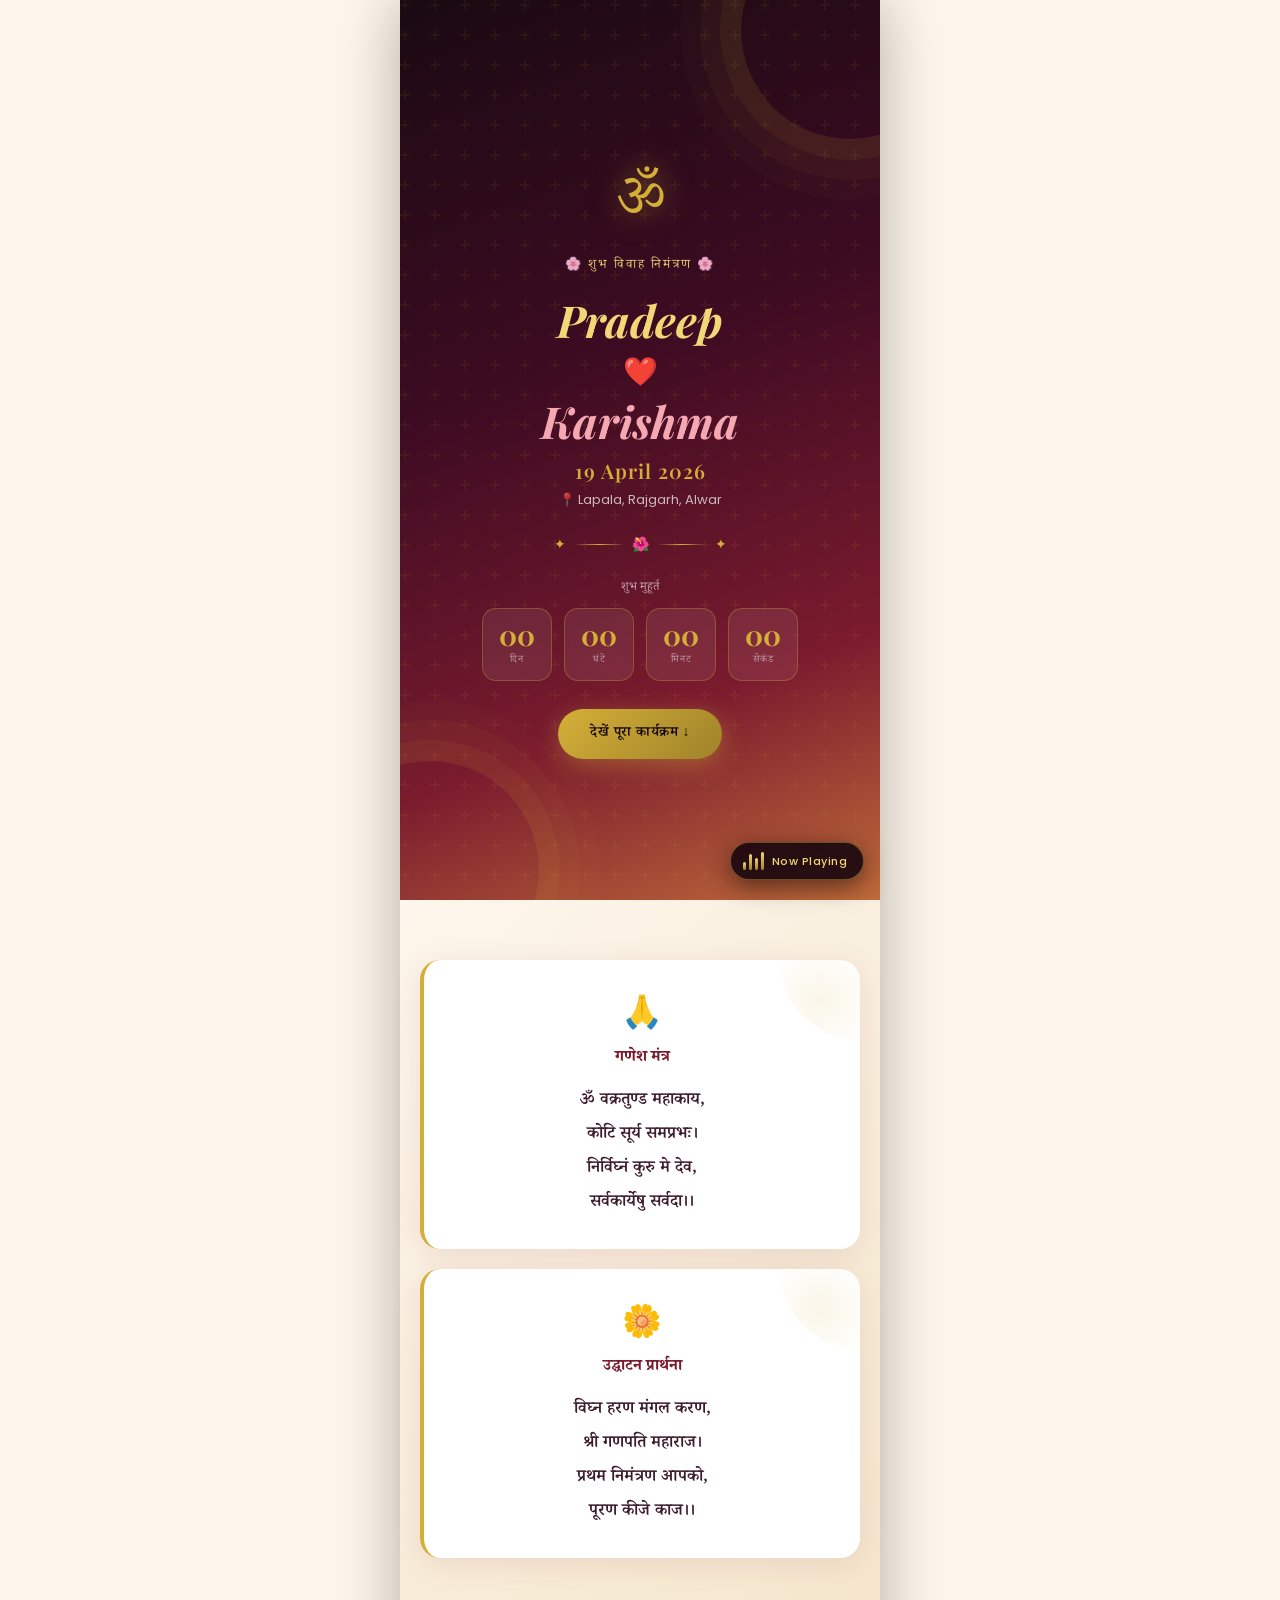
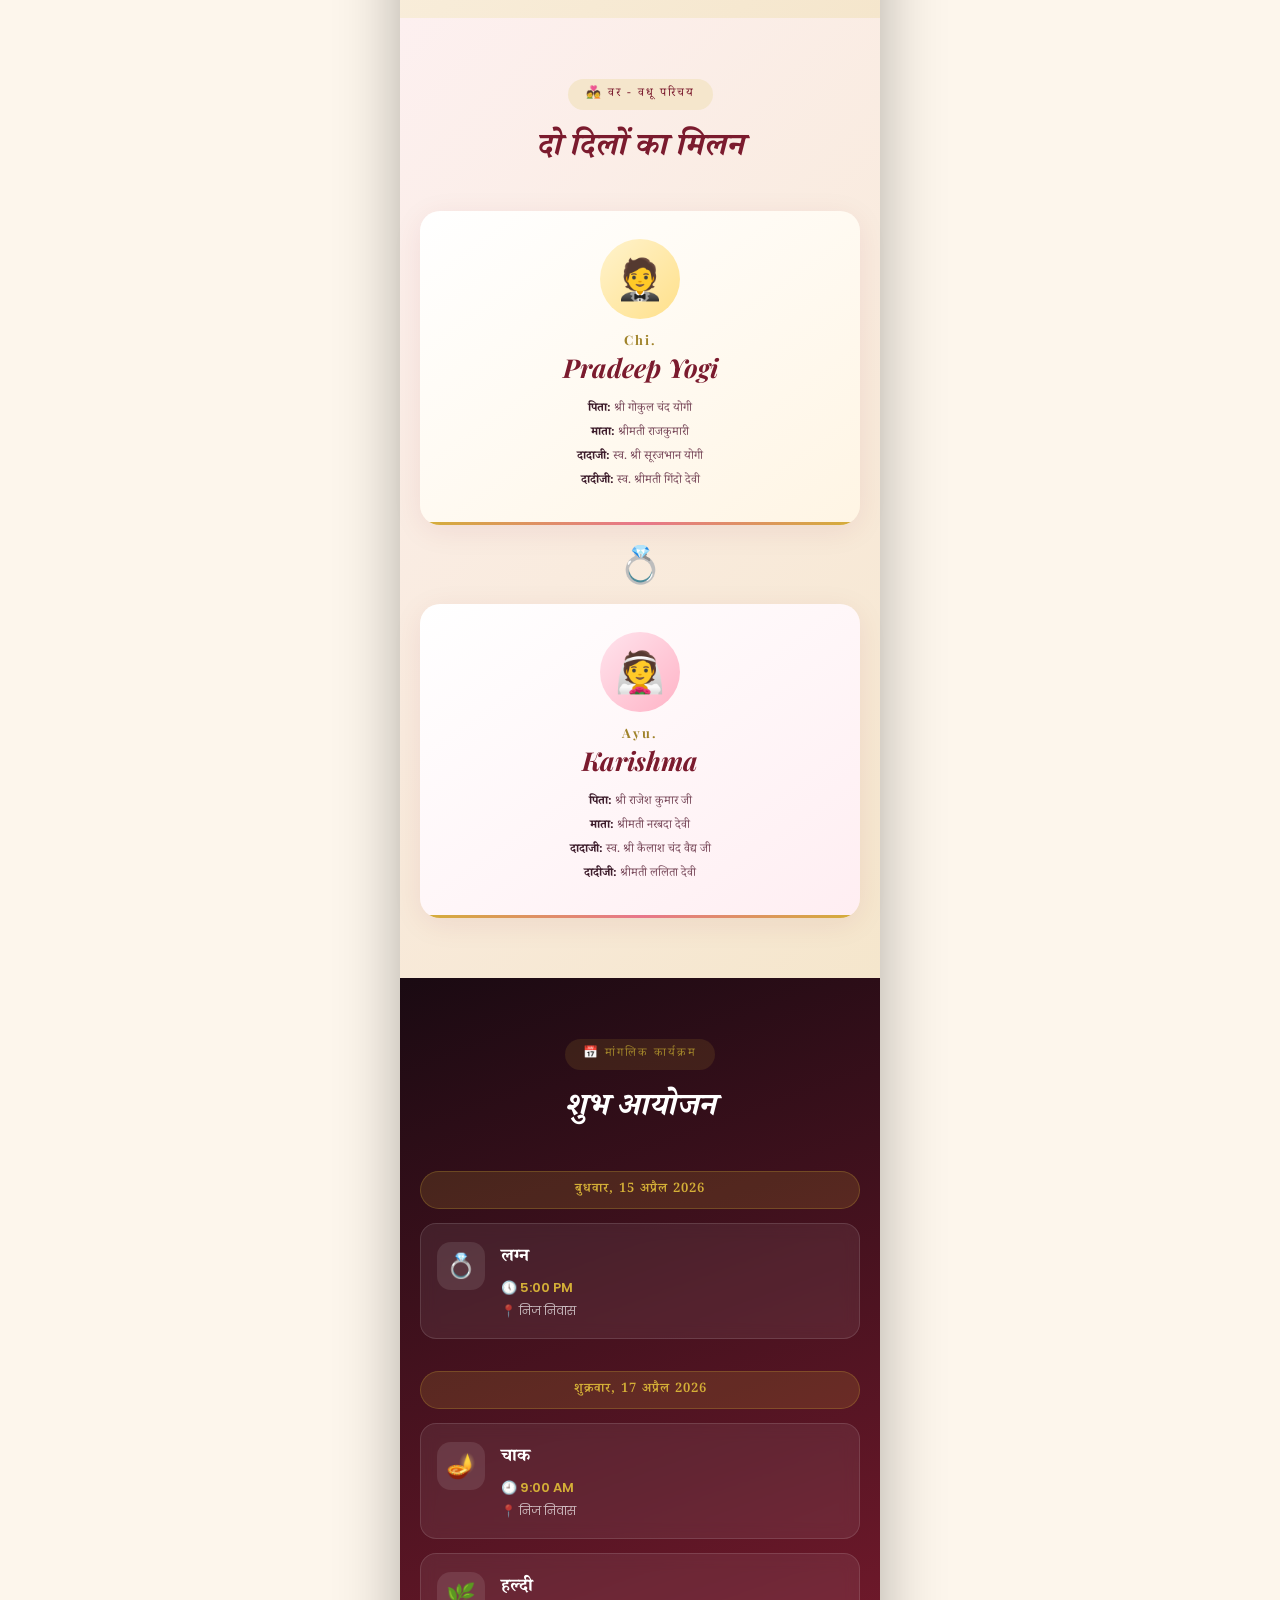
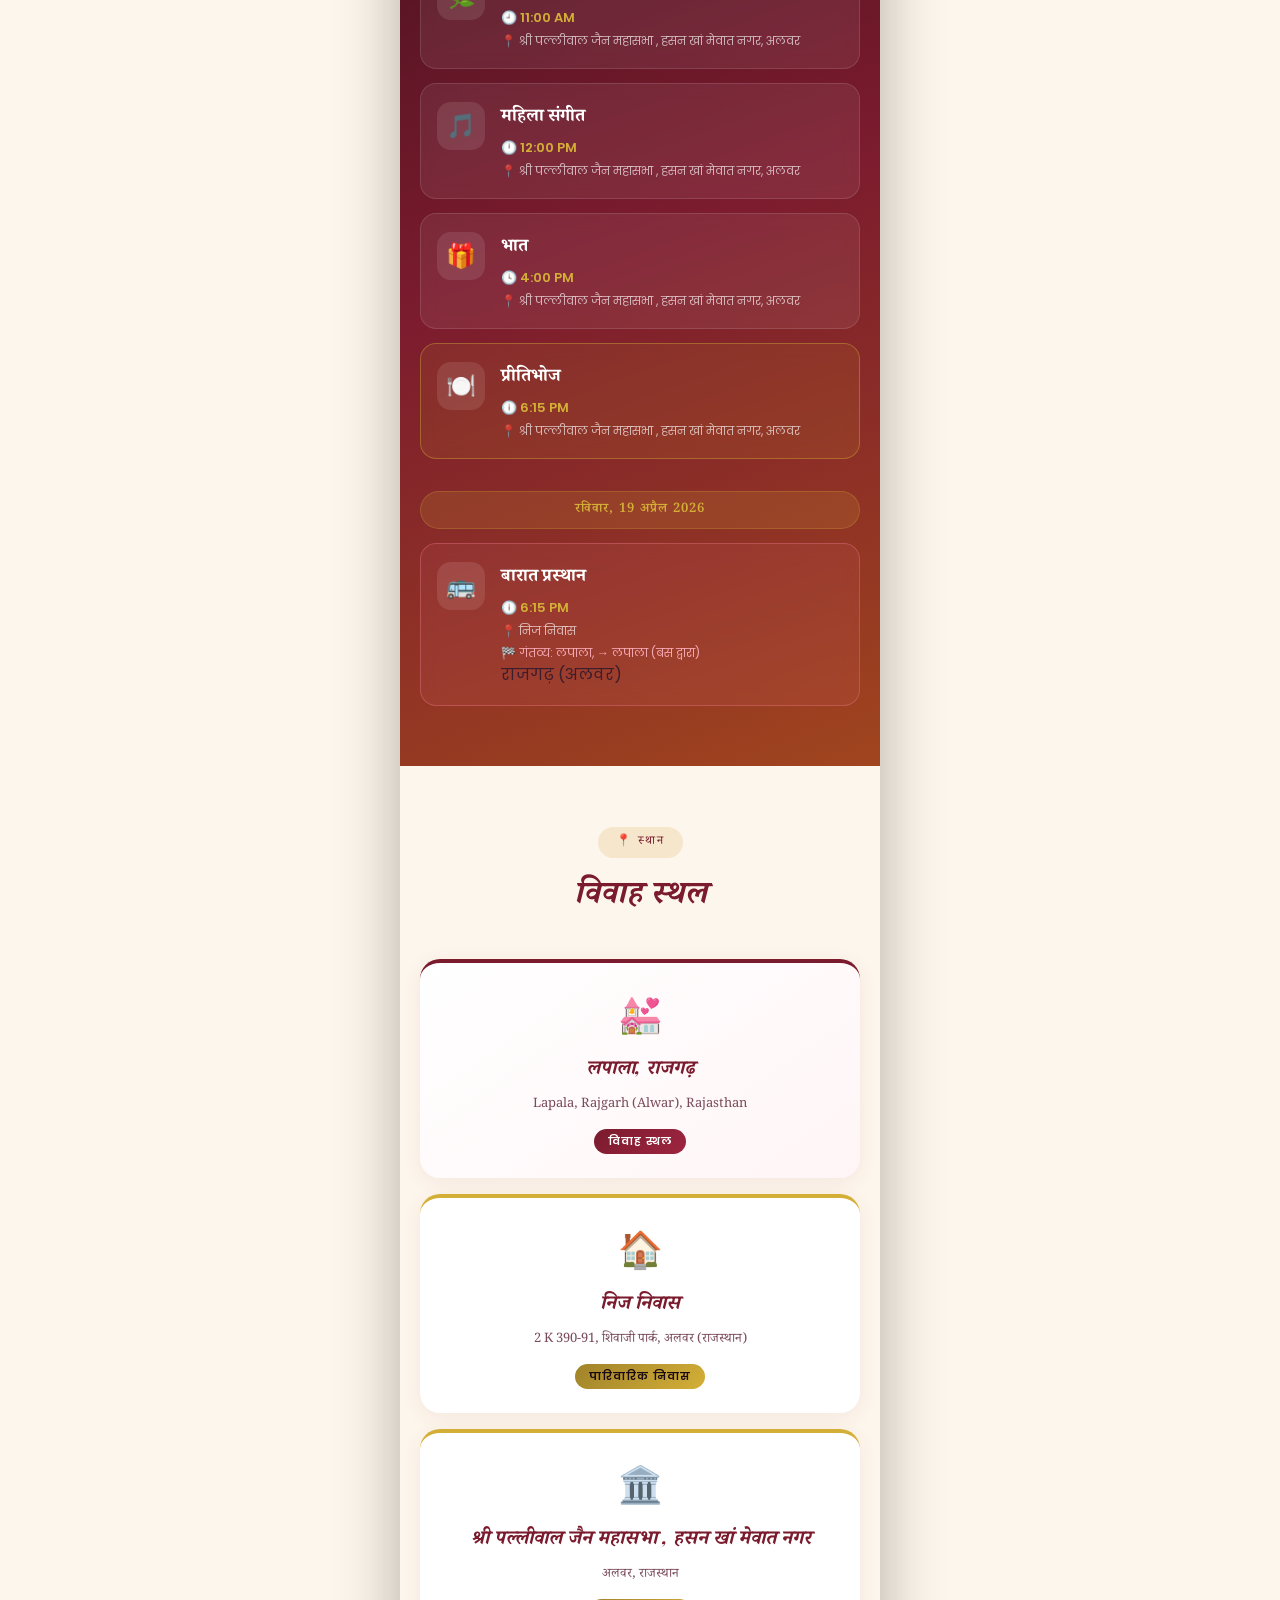
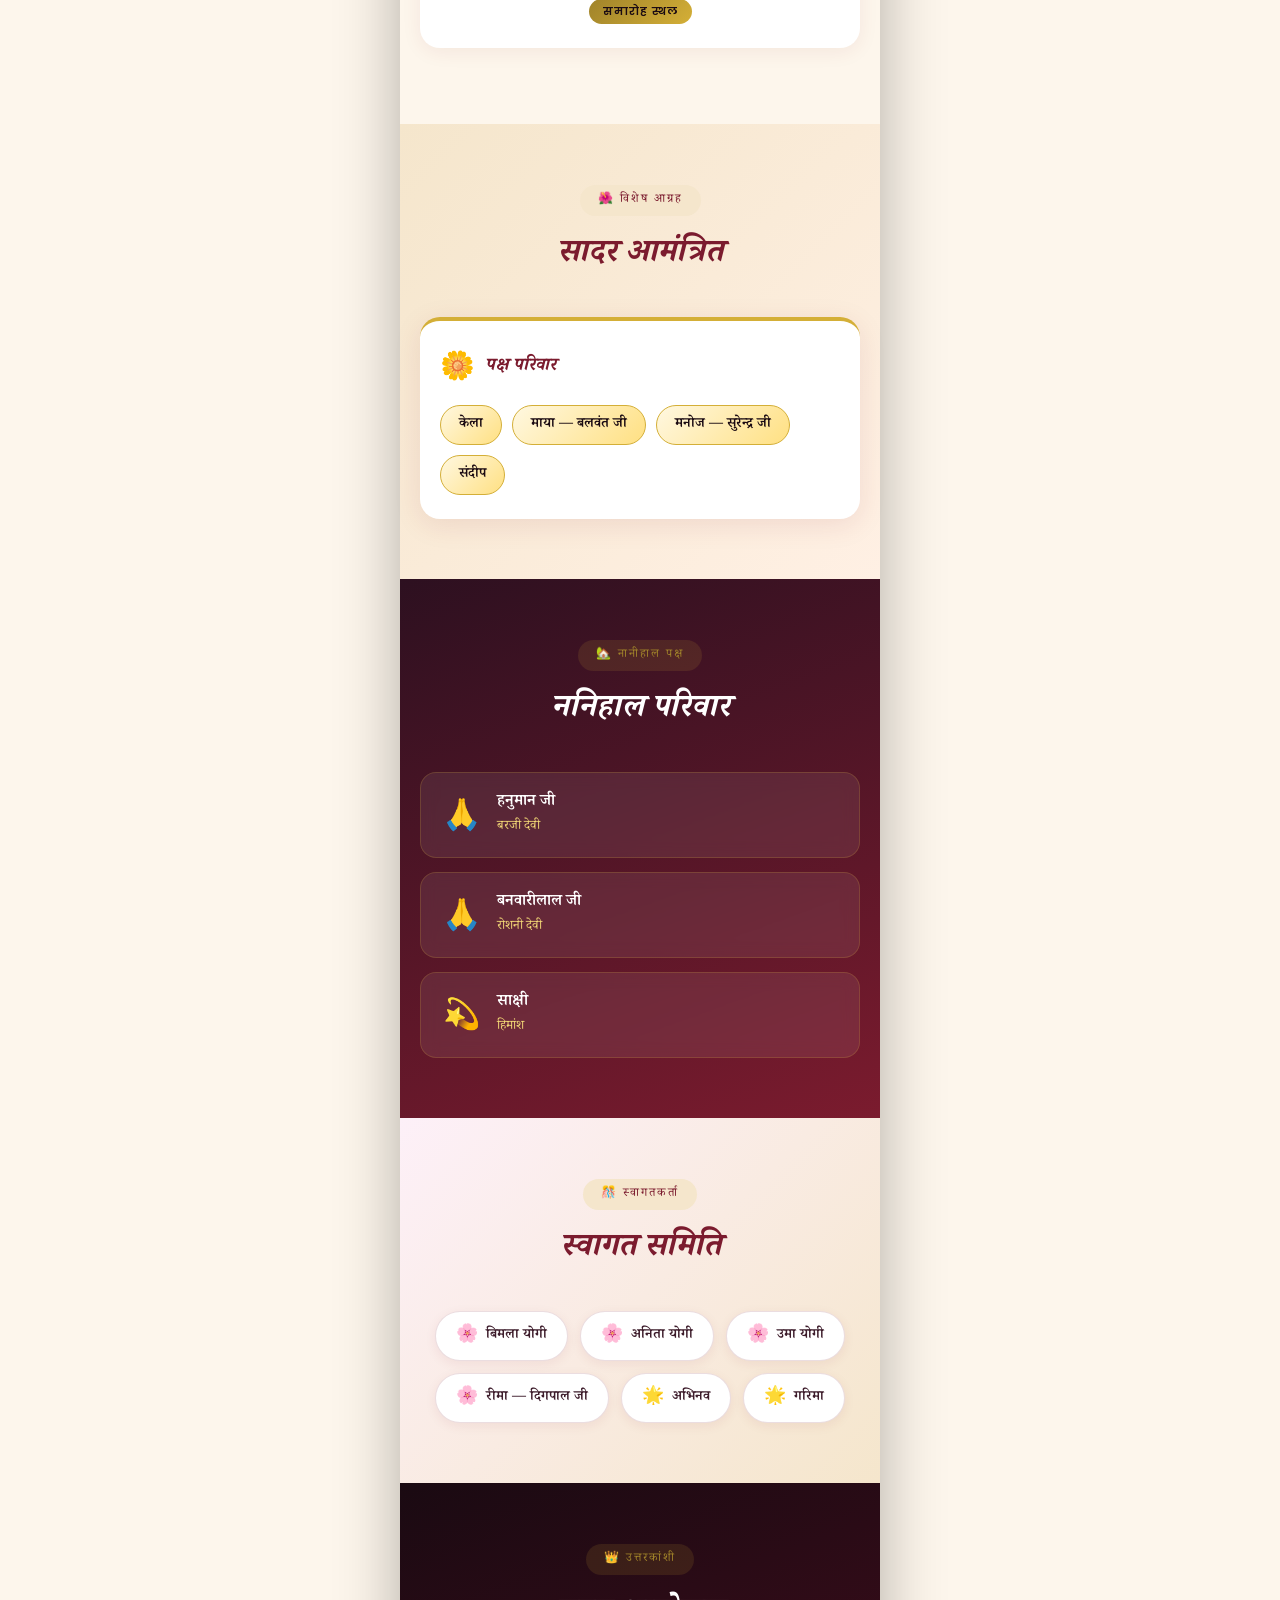
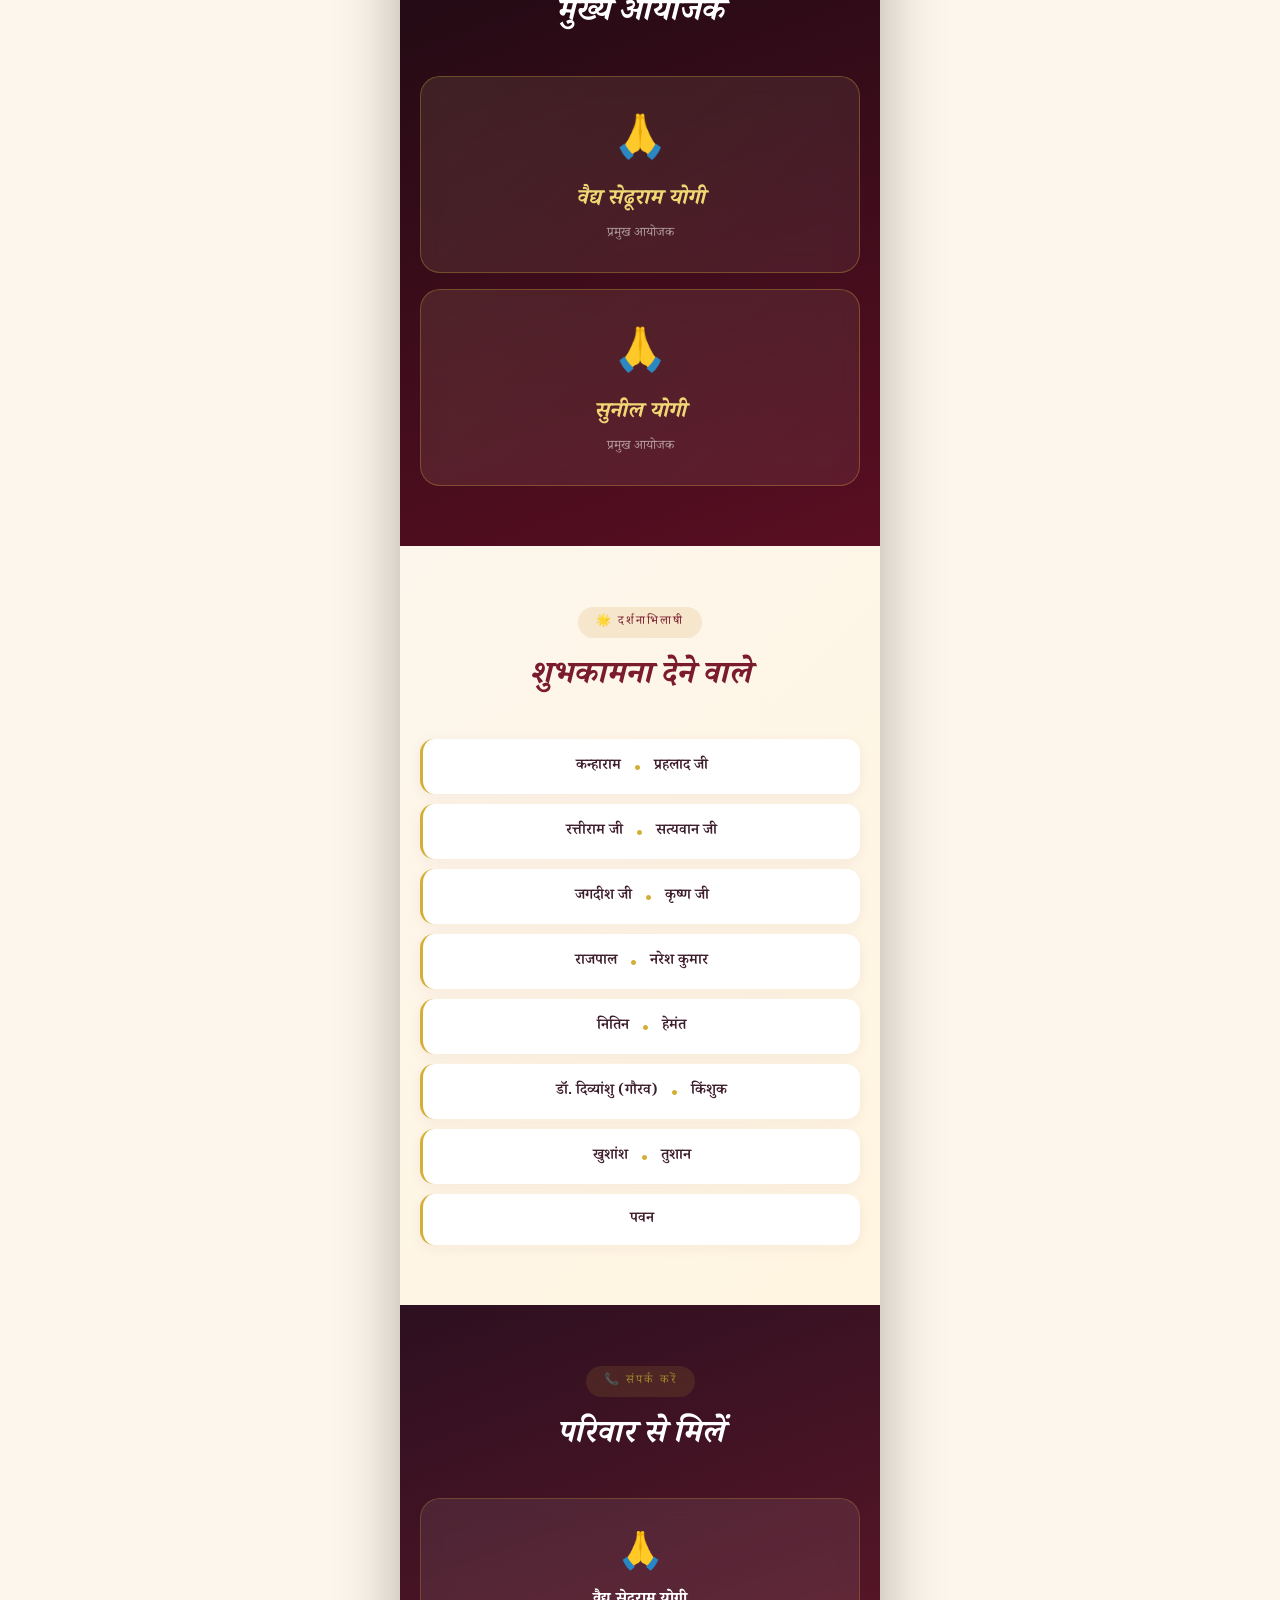
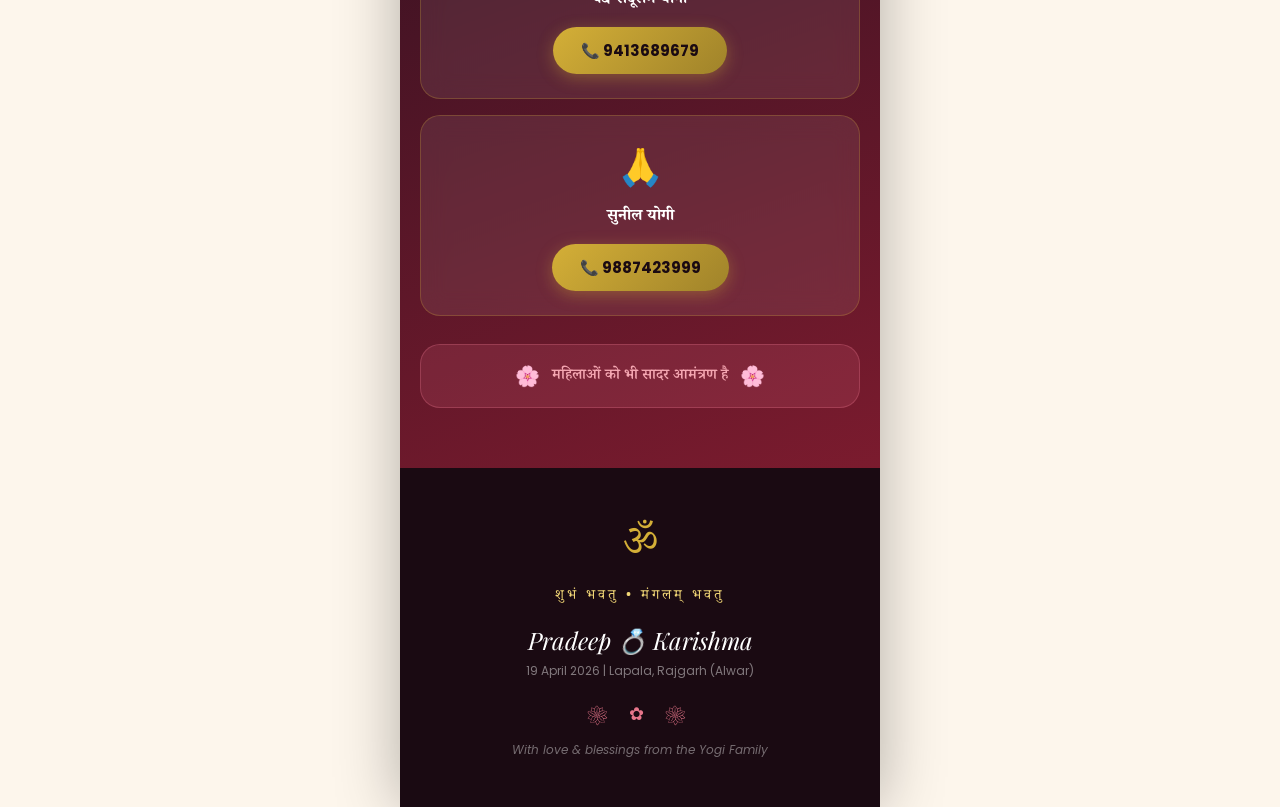
<file: index.html>
<!DOCTYPE html>
<html lang="hi">

<head>
  <meta charset="UTF-8" />
  <meta name="viewport" content="width=device-width, initial-scale=1.0" />
  <title>Pradeep 💍 Karishma | Wedding Invitation</title>
  <meta name="description"
    content="You are cordially invited to the wedding celebration of Chi. Pradeep Yogi and Ayu. Karishma on 19 April 2026 at Lapala, Rajgarh (Alwar)." />
  <link rel="preconnect" href="https://fonts.googleapis.com" />
  <link rel="preconnect" href="https://fonts.gstatic.com" crossorigin />
  <link
    href="https://fonts.googleapis.com/css2?family=Playfair+Display:ital,wght@0,400;0,600;0,700;1,400;1,600&family=Poppins:wght@300;400;500;600&family=Noto+Serif+Devanagari:wght@400;600&display=swap"
    rel="stylesheet" />
  <link rel="stylesheet" href="style.css" />
</head>

<body>

  <!-- Floating Petals -->
  <div class="petals-container" id="petalsContainer"></div>

  <!-- ===== BACKGROUND MUSIC (local file – autoplay) ===== -->
  <audio id="bgMusic" autoplay loop preload="auto">
    <source src="song.mpeg" type="audio/mpeg" />
  </audio>

  <!-- Tiny floating music indicator -->
  <div class="music-indicator" id="musicIndicator" title="Click to pause/play">
    <div class="music-bars">
      <span></span><span></span><span></span><span></span>
    </div>
    <span class="mi-label">Now Playing</span>
  </div>

  <!-- ===== HERO SECTION ===== -->
  <section class="hero" id="hero">
    <div class="hero-overlay"></div>
    <div class="mandala-top"></div>
    <div class="mandala-bottom"></div>
    <div class="hero-content">
      <div class="om-symbol">ॐ</div>
      <p class="invite-label">🌸 शुभ विवाह निमंत्रण 🌸</p>
      <h1 class="couple-names">
        <span class="groom-name">Pradeep</span>
        <span class="amp-heart">❤️</span>
        <span class="bride-name">Karishma</span>
      </h1>
      <p class="wedding-date-hero">19 April 2026</p>
      <p class="location-hero">📍 Lapala, Rajgarh, Alwar</p>
      <div class="divider-ornament">
        <span>✦</span><span class="line"></span><span>🌺</span><span class="line"></span><span>✦</span>
      </div>
      <div class="countdown-wrapper">
        <p class="countdown-label">शुभ मुहूर्त</p>
        <div class="countdown" id="countdown">
          <div class="count-box"><span id="days">00</span><label>दिन</label></div>
          <div class="count-box"><span id="hours">00</span><label>घंटे</label></div>
          <div class="count-box"><span id="mins">00</span><label>मिनट</label></div>
          <div class="count-box"><span id="secs">00</span><label>सेकंड</label></div>
        </div>
      </div>
      <div class="hero-btns">
        <a href="#schedule" class="scroll-btn">देखें पूरा कार्यक्रम ↓</a>
      </div>
    </div>
  </section>

  <!-- ===== MANTRA SECTION ===== -->
  <section class="mantra-section" id="mantra">
    <div class="section-inner">
      <div class="mantra-card ganesh-card">
        <div class="mantra-icon">🙏</div>
        <h3>गणेश मंत्र</h3>
        <p class="mantra-text">ॐ वक्रतुण्ड महाकाय,<br /> कोटि सूर्य समप्रभः।<br />निर्विघ्नं कुरु मे
          देव,<br />सर्वकार्येषु सर्वदा।।</p>
      </div>
      <div class="mantra-card prayer-card">
        <div class="mantra-icon">🌼</div>
        <h3>उद्घाटन प्रार्थना</h3>
        <p class="mantra-text">विघ्न हरण मंगल करण,<br />श्री गणपति महाराज।<br />प्रथम निमंत्रण आपको,<br />पूरण कीजे
          काज।।</p>
      </div>
    </div>
  </section>

  <!-- ===== COUPLE SECTION ===== -->
  <section class="couple-section" id="couple">
    <div class="section-inner">
      <div class="section-header">
        <span class="section-tag">💑 वर - वधू परिचय</span>
        <h2>दो दिलों का मिलन</h2>
      </div>
      <div class="couple-cards">
        <div class="person-card groom-card">
          <div class="person-avatar groom-avatar">🤵</div>
          <h3 class="person-title">Chi.</h3>
          <h2 class="person-name">Pradeep Yogi</h2>
          <div class="person-detail">
            <p><strong>पिता:</strong> श्री गोकुल चंद योगी</p>
            <p><strong>माता:</strong> श्रीमती राजकुमारी</p>
            <p><strong>दादाजी:</strong> स्व. श्री सूरजभान योगी</p>
            <p><strong>दादीजी:</strong> स्व. श्रीमती गिंदो देवी</p>
          </div>
        </div>

        <div class="heart-connector">
          <div class="heart-pulse">💍</div>
        </div>

        <div class="person-card bride-card">
          <div class="person-avatar bride-avatar">👰</div>
          <h3 class="person-title">Ayu.</h3>
          <h2 class="person-name">Karishma</h2>
          <div class="person-detail">
            <p><strong>पिता:</strong> श्री राजेश कुमार जी</p>
            <p><strong>माता:</strong> श्रीमती नरबदा देवी</p>
            <p><strong>दादाजी:</strong> स्व. श्री कैलाश चंद वैद्य जी</p>
            <p><strong>दादीजी:</strong> श्रीमती ललिता देवी</p>
          </div>
        </div>
      </div>
    </div>
  </section>

  <!-- ===== SCHEDULE SECTION ===== -->
  <section class="schedule-section" id="schedule">
    <div class="section-inner">
      <div class="section-header light">
        <span class="section-tag">📅 मांगलिक कार्यक्रम</span>
        <h2>शुभ आयोजन</h2>
      </div>
      <div class="timeline">

        <!-- Day 1 -->
        <div class="day-group">
          <div class="day-label">बुधवार, 15 अप्रैल 2026</div>
          <div class="event-card">
            <div class="event-icon-wrap"><span class="event-icon">💍</span></div>
            <div class="event-info">
              <h4>लग्न</h4>
              <p class="event-time">🕔 5:00 PM</p>
              <p class="event-venue">📍 निज निवास</p>
            </div>
          </div>
        </div>

        <!-- Day 2 -->
        <div class="day-group">
          <div class="day-label">शुक्रवार, 17 अप्रैल 2026</div>
          <div class="event-card">
            <div class="event-icon-wrap"><span class="event-icon">🪔</span></div>
            <div class="event-info">
              <h4>चाक</h4>
              <p class="event-time">🕘 9:00 AM</p>
              <p class="event-venue">📍 निज निवास</p>
            </div>
          </div>
          <div class="event-card">
            <div class="event-icon-wrap"><span class="event-icon">🌿</span></div>
            <div class="event-info">
              <h4>हल्दी</h4>
              <p class="event-time">🕘 11:00 AM</p>
              <p class="event-venue">📍 श्री पल्लीवाल जैन महासभा , हसन खां मेवात नगर, अलवर</p>
            </div>
          </div>
          <div class="event-card">
            <div class="event-icon-wrap"><span class="event-icon">🎵</span></div>
            <div class="event-info">
              <h4>महिला संगीत</h4>
              <p class="event-time">🕛 12:00 PM</p>
              <p class="event-venue">📍 श्री पल्लीवाल जैन महासभा , हसन खां मेवात नगर, अलवर</p>
            </div>
          </div>
          <div class="event-card">
            <div class="event-icon-wrap"><span class="event-icon">🎁</span></div>
            <div class="event-info">
              <h4>भात</h4>
              <p class="event-time">🕓 4:00 PM</p>
              <p class="event-venue">📍 श्री पल्लीवाल जैन महासभा , हसन खां मेवात नगर, अलवर</p>
            </div>
          </div>
          <div class="event-card highlight-event">
            <div class="event-icon-wrap"><span class="event-icon">🍽️</span></div>
            <div class="event-info">
              <h4>प्रीतिभोज</h4>
              <p class="event-time">🕕 6:15 PM</p>
              <p class="event-venue">📍 श्री पल्लीवाल जैन महासभा , हसन खां मेवात नगर, अलवर</p>
            </div>
          </div>
        </div>

        <!-- Day 3 -->
        <div class="day-group">
          <div class="day-label">रविवार, 19 अप्रैल 2026</div>
          <div class="event-card highlight-event baraat-card">
            <div class="event-icon-wrap"><span class="event-icon">🚌</span></div>
            <div class="event-info">
              <h4>बारात प्रस्थान</h4>
              <p class="event-time">🕕 6:15 PM</p>
              <p class="event-venue">📍 निज निवास
              <p class="baraat-dest">🏁 गंतव्य: लपाला, → लपाला (बस द्वारा)</p>
              राजगढ़ (अलवर)</p>
            </div>
          </div>
        </div>

      </div>
    </div>
  </section>

  <!-- ===== VENUE SECTION ===== -->
  <section class="venue-section" id="venue">
    <div class="section-inner">
      <div class="section-header">
        <span class="section-tag">📍 स्थान</span>
        <h2>विवाह स्थल</h2>
      </div>
      <div class="venue-card main-venue">
        <div class="venue-icon">💒</div>
        <h3>लपाला, राजगढ़</h3>
        <p>Lapala, Rajgarh (Alwar), Rajasthan</p>
        <span class="venue-badge">विवाह स्थल</span>
      </div>
      <div class="venue-card">
        <div class="venue-icon">🏠</div>
        <h3>निज निवास</h3>
        <p>2 K 390-91, शिवाजी पार्क, अलवर (राजस्थान)</p>
        <span class="venue-badge secondary">पारिवारिक निवास</span>
      </div>
      <div class="venue-card">
        <div class="venue-icon">🏛️</div>
        <h3>श्री पल्लीवाल जैन महासभा , हसन खां मेवात नगर</h3>
        <p>अलवर, राजस्थान</p>
        <span class="venue-badge secondary">समारोह स्थल</span>
      </div>
    </div>
  </section>

  <!-- ===== VISHESH AAGRAH ===== -->
  <section class="vishesh-section" id="vishesh">
    <div class="section-inner">
      <div class="section-header">
        <span class="section-tag">🌺 विशेष आग्रह</span>
        <h2>सादर आमंत्रित</h2>
      </div>
      <div class="family-group-card">
        <div class="fgc-header"><span class="fgc-icon">🌼</span>
          <h3>पक्ष परिवार</h3>
        </div>
        <div class="name-pills">
          <span class="pill gold-pill">केला</span>
          <span class="pill gold-pill">माया — बलवंत जी</span>
          <span class="pill gold-pill">मनोज — सुरेन्द्र जी</span>
          <span class="pill gold-pill">संदीप</span>
        </div>
      </div>
    </div>
  </section>

  <!-- ===== NANIHAL PAKSH ===== -->
  <section class="nanihal-section" id="nanihal">
    <div class="section-inner">
      <div class="section-header light">
        <span class="section-tag">🏡 नानीहाल पक्ष</span>
        <h2>ननिहाल परिवार</h2>
      </div>
      <div class="family-trio">
        <div class="family-pair-card">
          <div class="pair-icon">🙏</div>
          <p class="pair-names">हनुमान जी<br /><span class="pair-sub">बरजी देवी</span></p>
        </div>
        <div class="family-pair-card">
          <div class="pair-icon">🙏</div>
          <p class="pair-names">बनवारीलाल जी<br /><span class="pair-sub">रोशनी देवी</span></p>
        </div>
        <div class="family-pair-card">
          <div class="pair-icon">💫</div>
          <p class="pair-names">साक्षी<br /><span class="pair-sub">हिमांश</span></p>
        </div>
      </div>
    </div>
  </section>

  <!-- ===== SWAGATKARTA ===== -->
  <section class="swagat-section" id="swagat">
    <div class="section-inner">
      <div class="section-header">
        <span class="section-tag">🎊 स्वागतकर्ता</span>
        <h2>स्वागत समिति</h2>
      </div>
      <div class="swagat-grid">
        <div class="swagat-chip"><span>🌸</span> बिमला योगी</div>
        <div class="swagat-chip"><span>🌸</span> अनिता योगी</div>
        <div class="swagat-chip"><span>🌸</span> उमा योगी</div>
        <div class="swagat-chip"><span>🌸</span> रीमा — दिगपाल जी</div>
        <div class="swagat-chip"><span>🌟</span> अभिनव</div>
        <div class="swagat-chip"><span>🌟</span> गरिमा</div>
      </div>
    </div>
  </section>

  <!-- ===== UTTARAKANSHI ===== -->
  <section class="uttara-section" id="uttara">
    <div class="section-inner">
      <div class="section-header light">
        <span class="section-tag">👑 उत्तरकांशी</span>
        <h2>मुख्य आयोजक</h2>
      </div>
      <div class="uttara-cards">
        <div class="uttara-card">
          <div class="uttara-avatar">🙏</div>
          <h3>वैद्य सेढूराम योगी</h3>
          <p>प्रमुख आयोजक</p>
        </div>
        <div class="uttara-card">
          <div class="uttara-avatar">🙏</div>
          <h3>सुनील योगी</h3>
          <p>प्रमुख आयोजक</p>
        </div>
      </div>
    </div>
  </section>

  <!-- ===== DARSHANABHILASHI ===== -->
  <section class="darshan-section" id="darshan">
    <div class="section-inner">
      <div class="section-header">
        <span class="section-tag">🌟 दर्शनाभिलाषी</span>
        <h2>शुभकामना देने वाले</h2>
      </div>
      <div class="darshan-grid">
        <div class="darshan-pair"><span class="d-name">कन्हाराम</span><span class="d-sep">•</span><span
            class="d-name">प्रहलाद जी</span></div>
        <div class="darshan-pair"><span class="d-name">रत्तीराम जी</span><span class="d-sep">•</span><span
            class="d-name">सत्यवान जी</span></div>
        <div class="darshan-pair"><span class="d-name">जगदीश जी</span><span class="d-sep">•</span><span
            class="d-name">कृष्ण जी</span></div>
        <div class="darshan-pair"><span class="d-name">राजपाल</span><span class="d-sep">•</span><span
            class="d-name">नरेश कुमार</span></div>
        <div class="darshan-pair"><span class="d-name">नितिन</span><span class="d-sep">•</span><span
            class="d-name">हेमंत</span></div>
        <div class="darshan-pair"><span class="d-name">डॉ. दिव्यांशु (गौरव)</span><span class="d-sep">•</span><span
            class="d-name">किंशुक</span></div>
        <div class="darshan-pair"><span class="d-name">खुशांश</span><span class="d-sep">•</span><span
            class="d-name">तुशान</span></div>
        <div class="darshan-pair"><span class="d-name">पवन</span></div>
      </div>
    </div>
  </section>

  <!-- ===== CONTACT SECTION ===== -->
  <section class="contact-section" id="contact">
    <div class="section-inner">
      <div class="section-header light">
        <span class="section-tag">📞 संपर्क करें</span>
        <h2>परिवार से मिलें</h2>
      </div>
      <div class="contact-cards">
        <div class="contact-card">
          <div class="contact-avatar">🙏</div>
          <h4>वैद्य सेदूराम योगी</h4>
          <a href="tel:9413689679" class="phone-btn">📞 9413689679</a>
        </div>
        <div class="contact-card">
          <div class="contact-avatar">🙏</div>
          <h4>सुनील योगी</h4>
          <a href="tel:9887423999" class="phone-btn">📞 9887423999</a>
        </div>
      </div>
      <div class="ladies-note">
        <span>🌸</span>
        <p>महिलाओं को भी सादर आमंत्रण है</p>
        <span>🌸</span>
      </div>
    </div>
  </section>

  <!-- ===== FOOTER ===== -->
  <footer class="footer">
    <div class="footer-om">ॐ</div>
    <p class="footer-blessing">शुभं भवतु • मंगलम् भवतु</p>
    <p class="footer-names">Pradeep 💍 Karishma</p>
    <p class="footer-date">19 April 2026 | Lapala, Rajgarh (Alwar)</p>
    <div class="footer-divider">❀ ✿ ❀</div>
    <p class="footer-note">With love & blessings from the Yogi Family</p>
  </footer>

  <script src="script.js"></script>
</body>

</html>
</file>
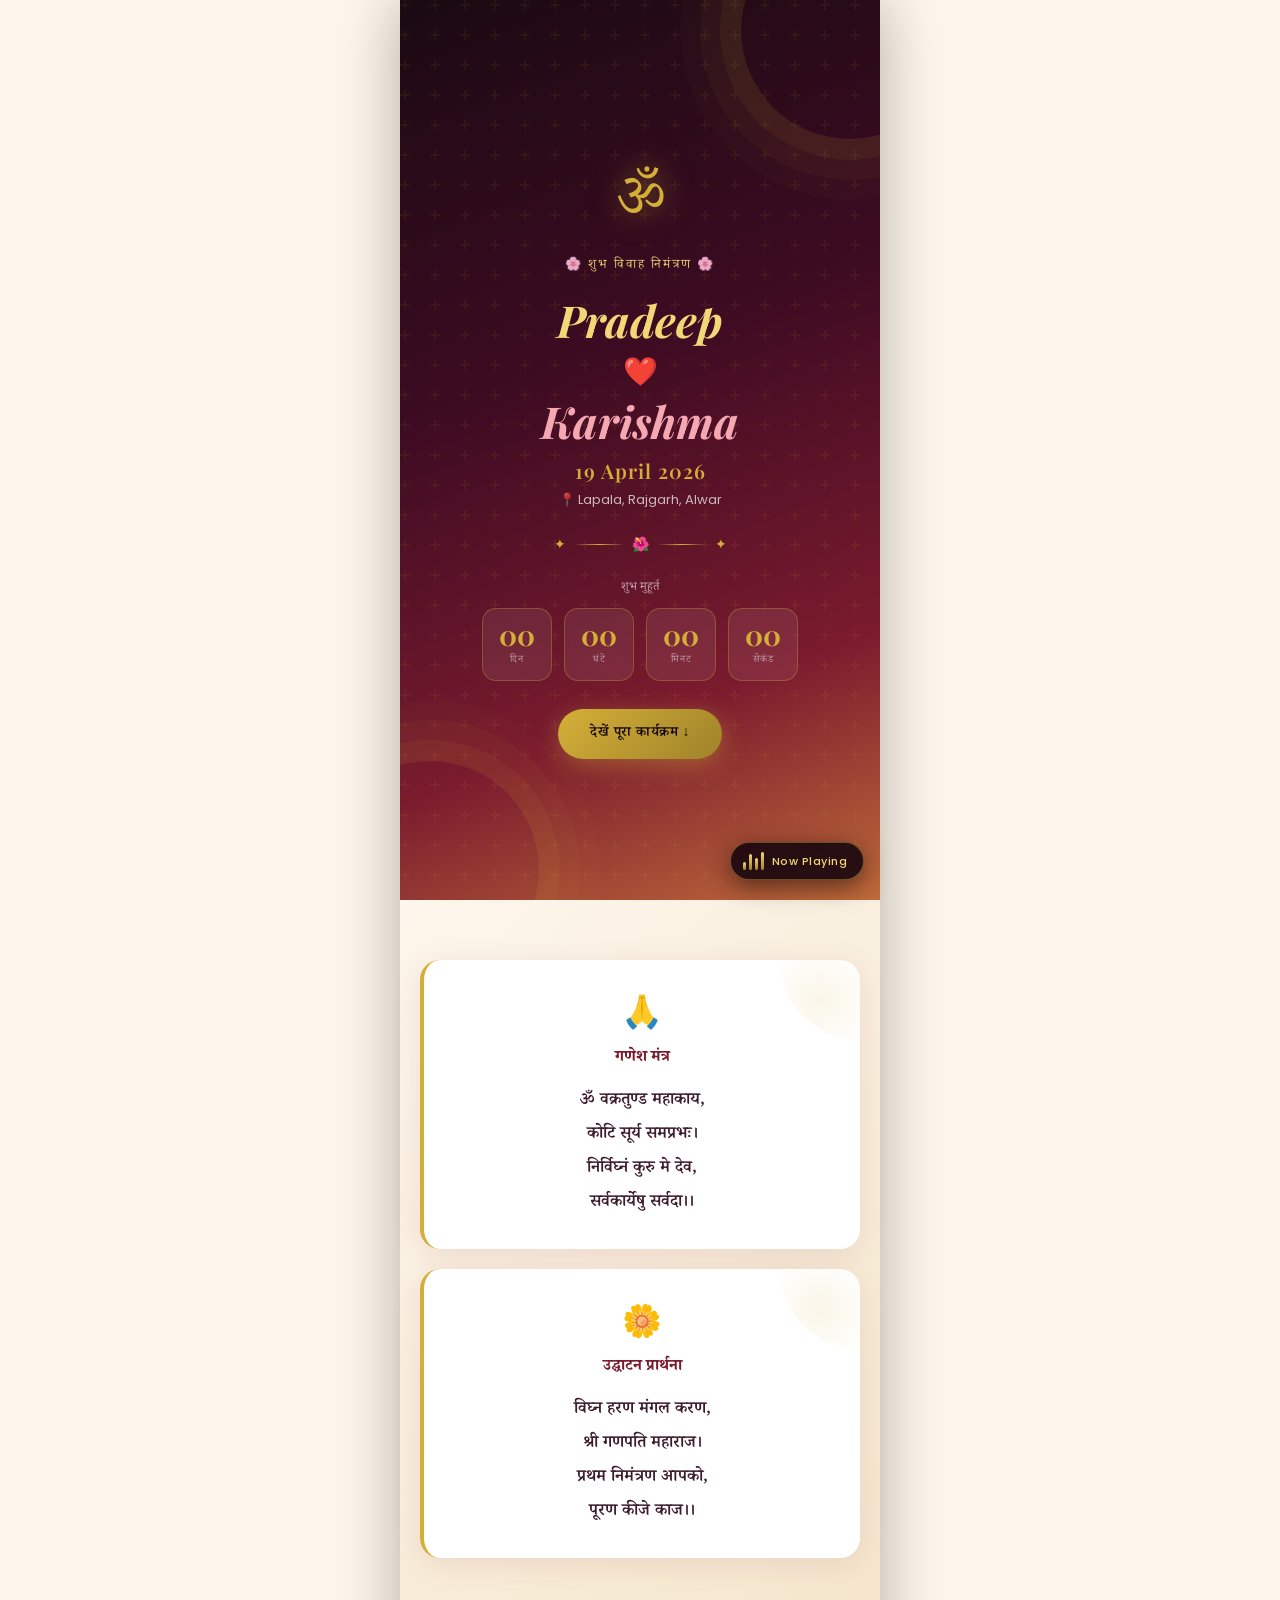
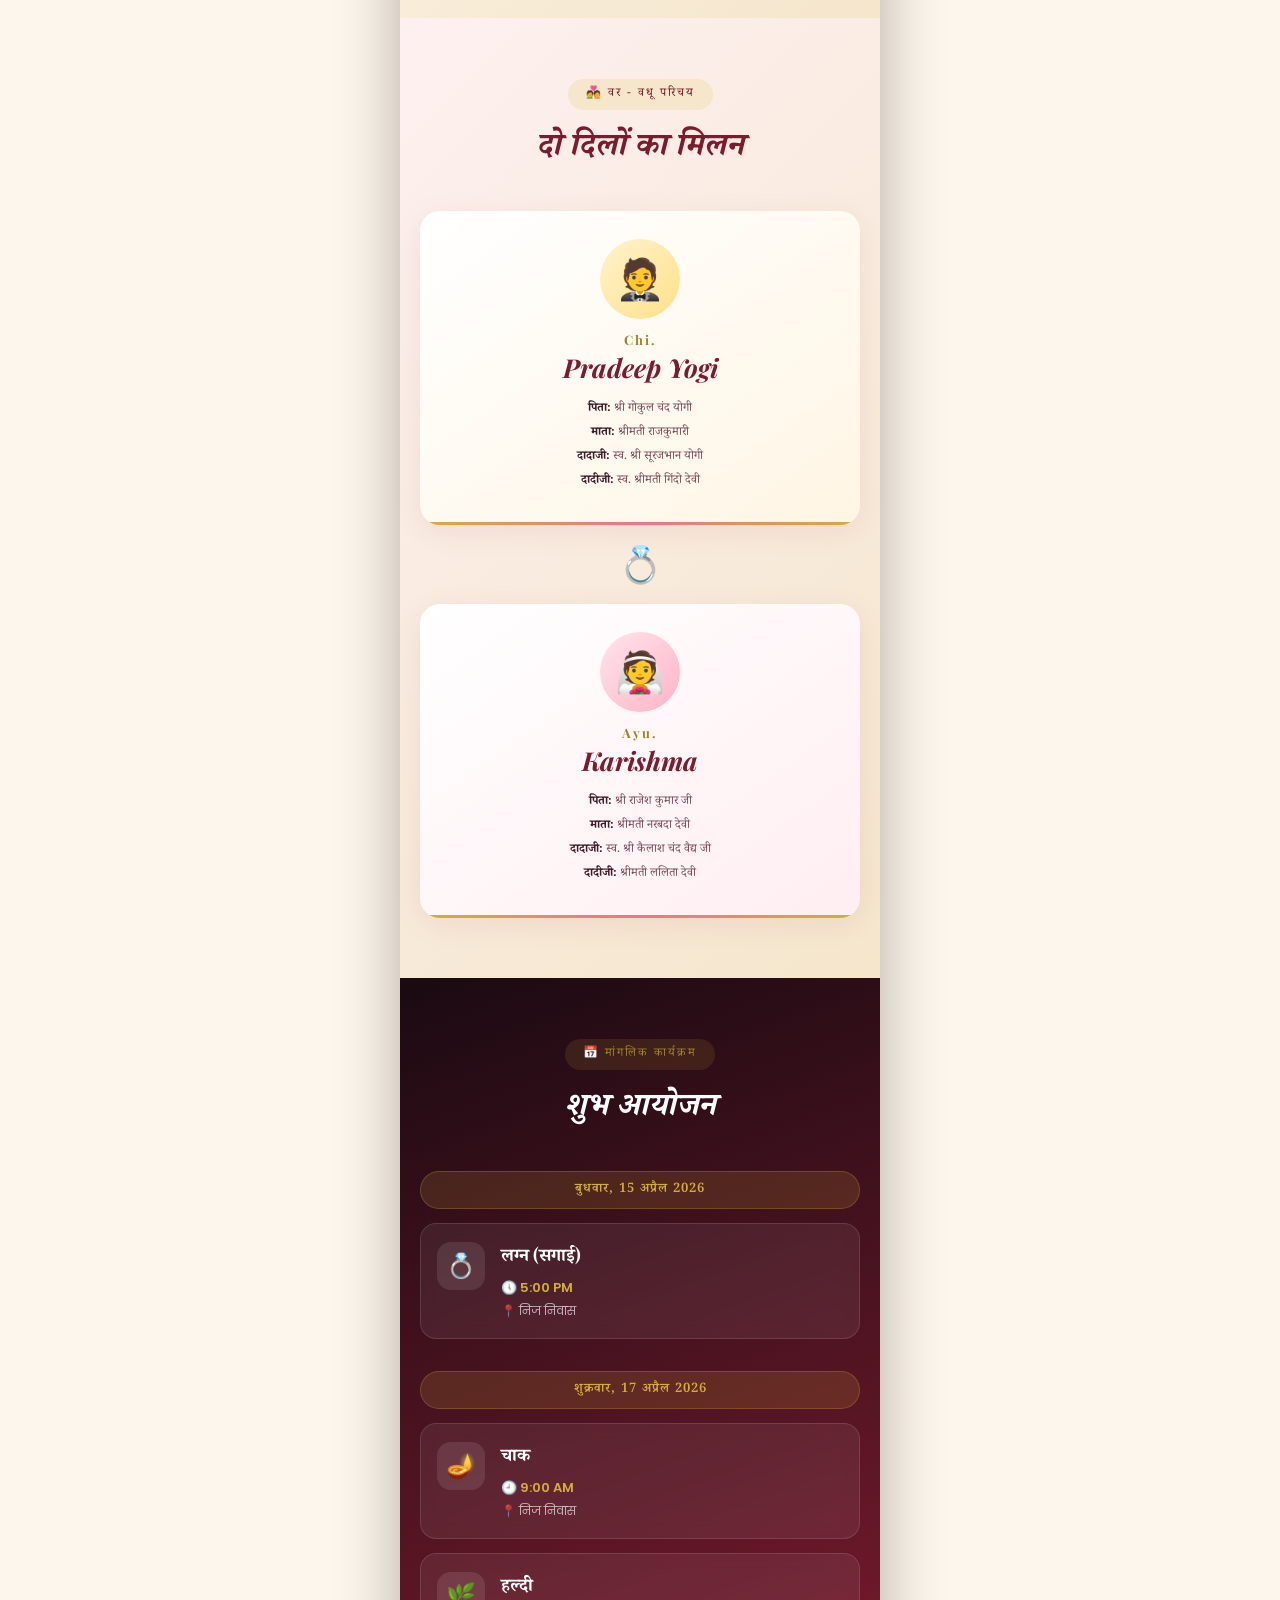
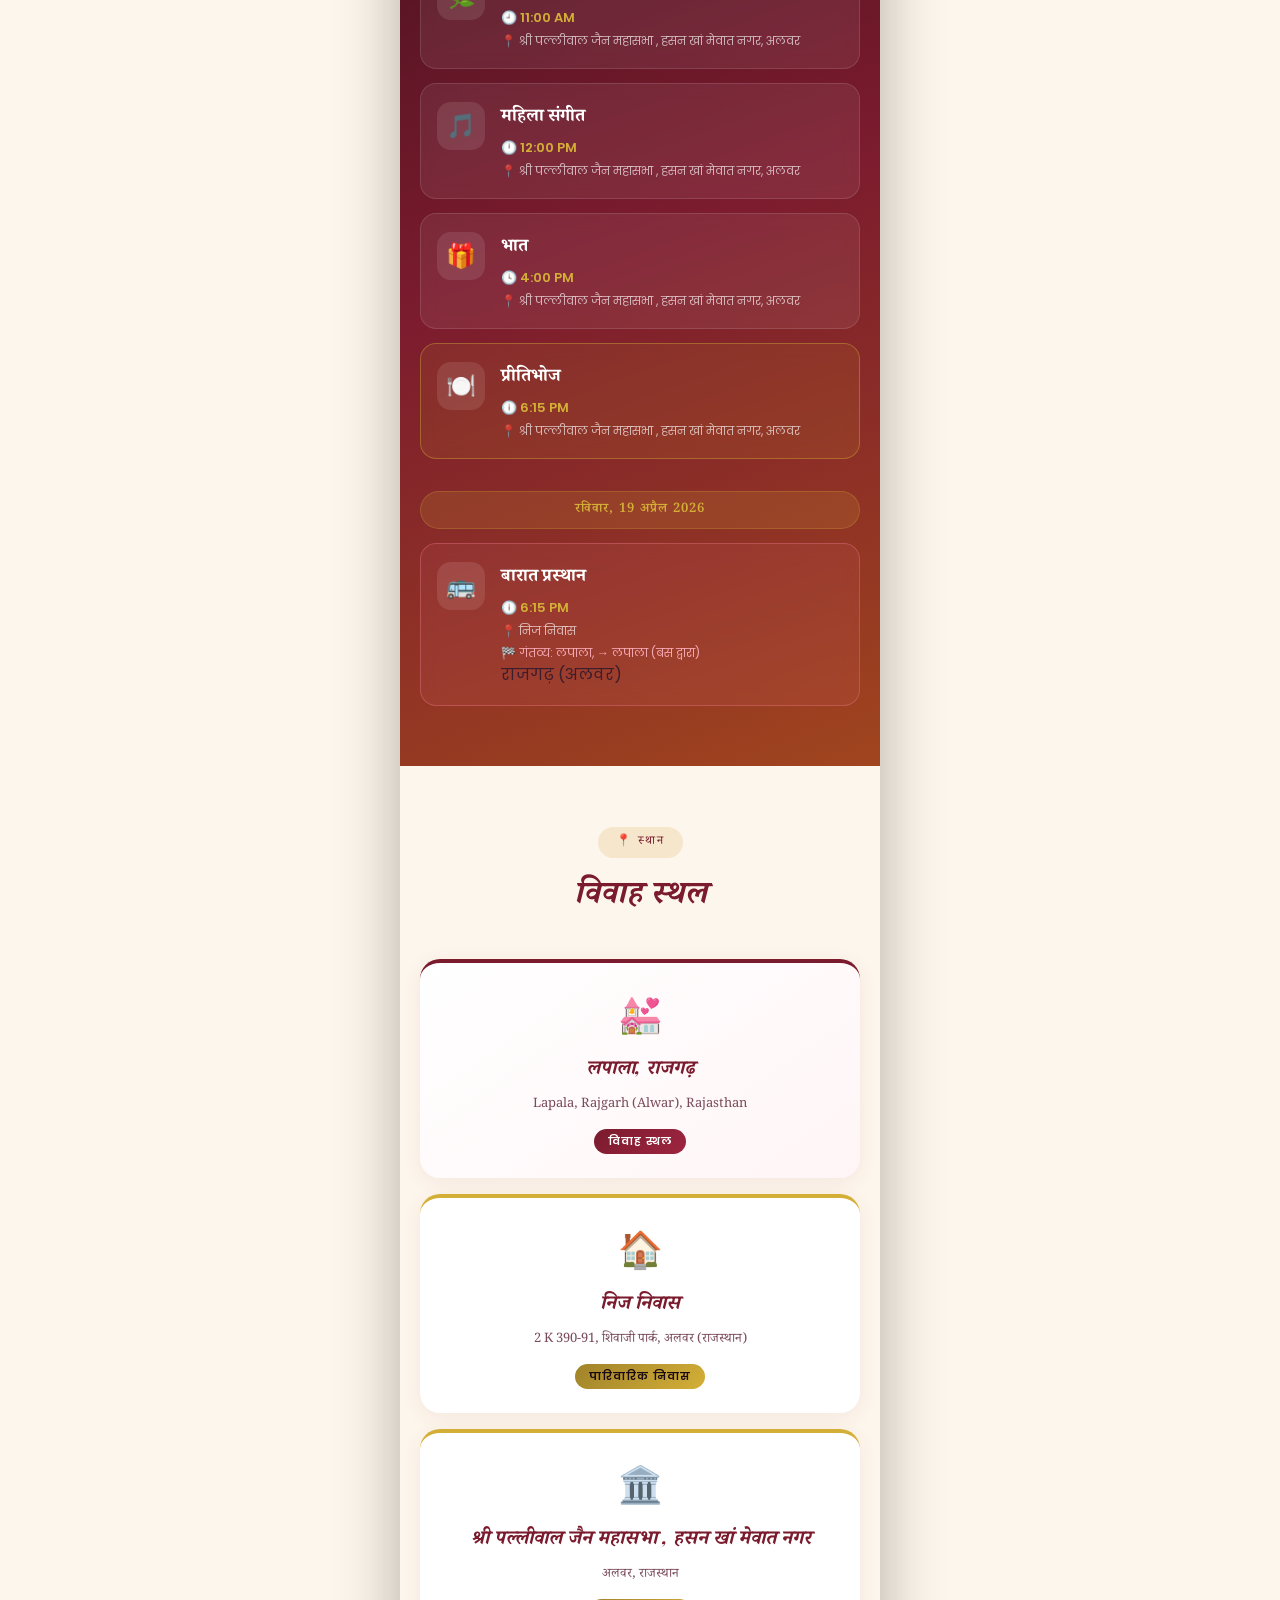
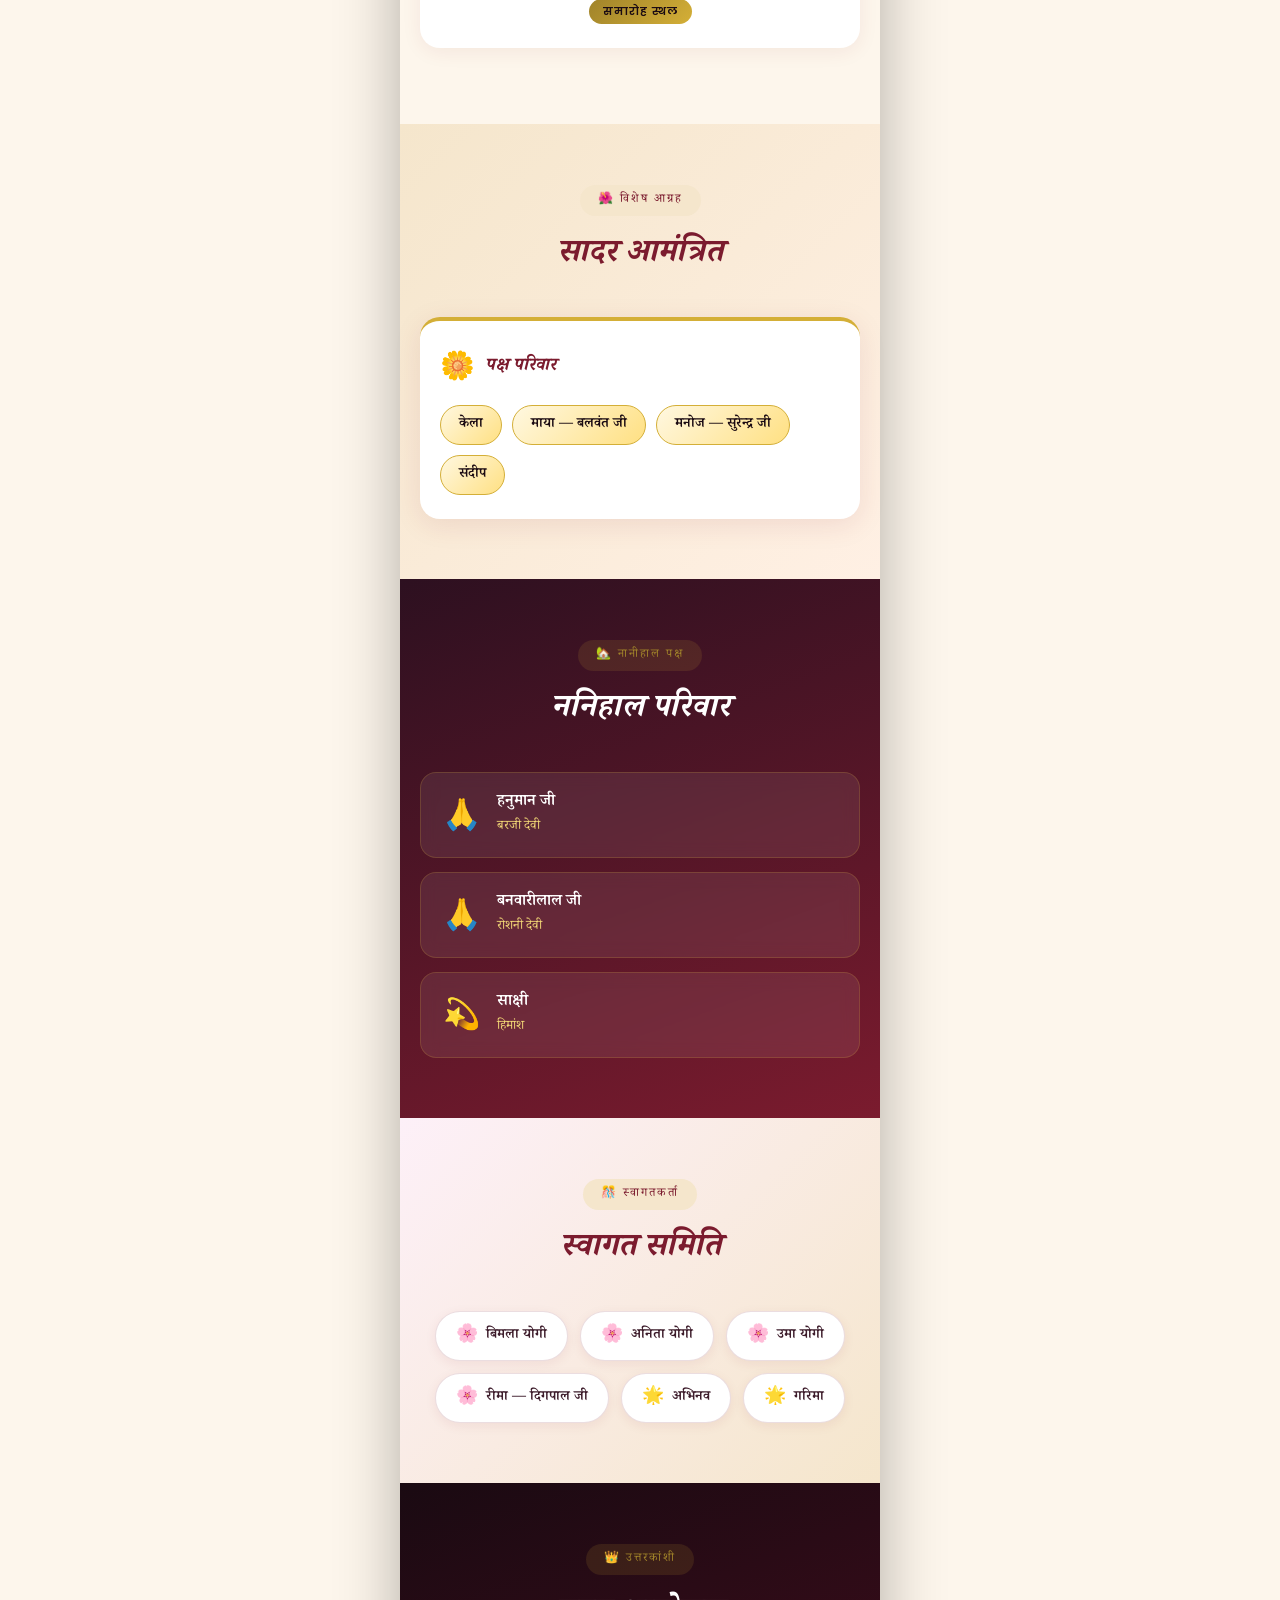
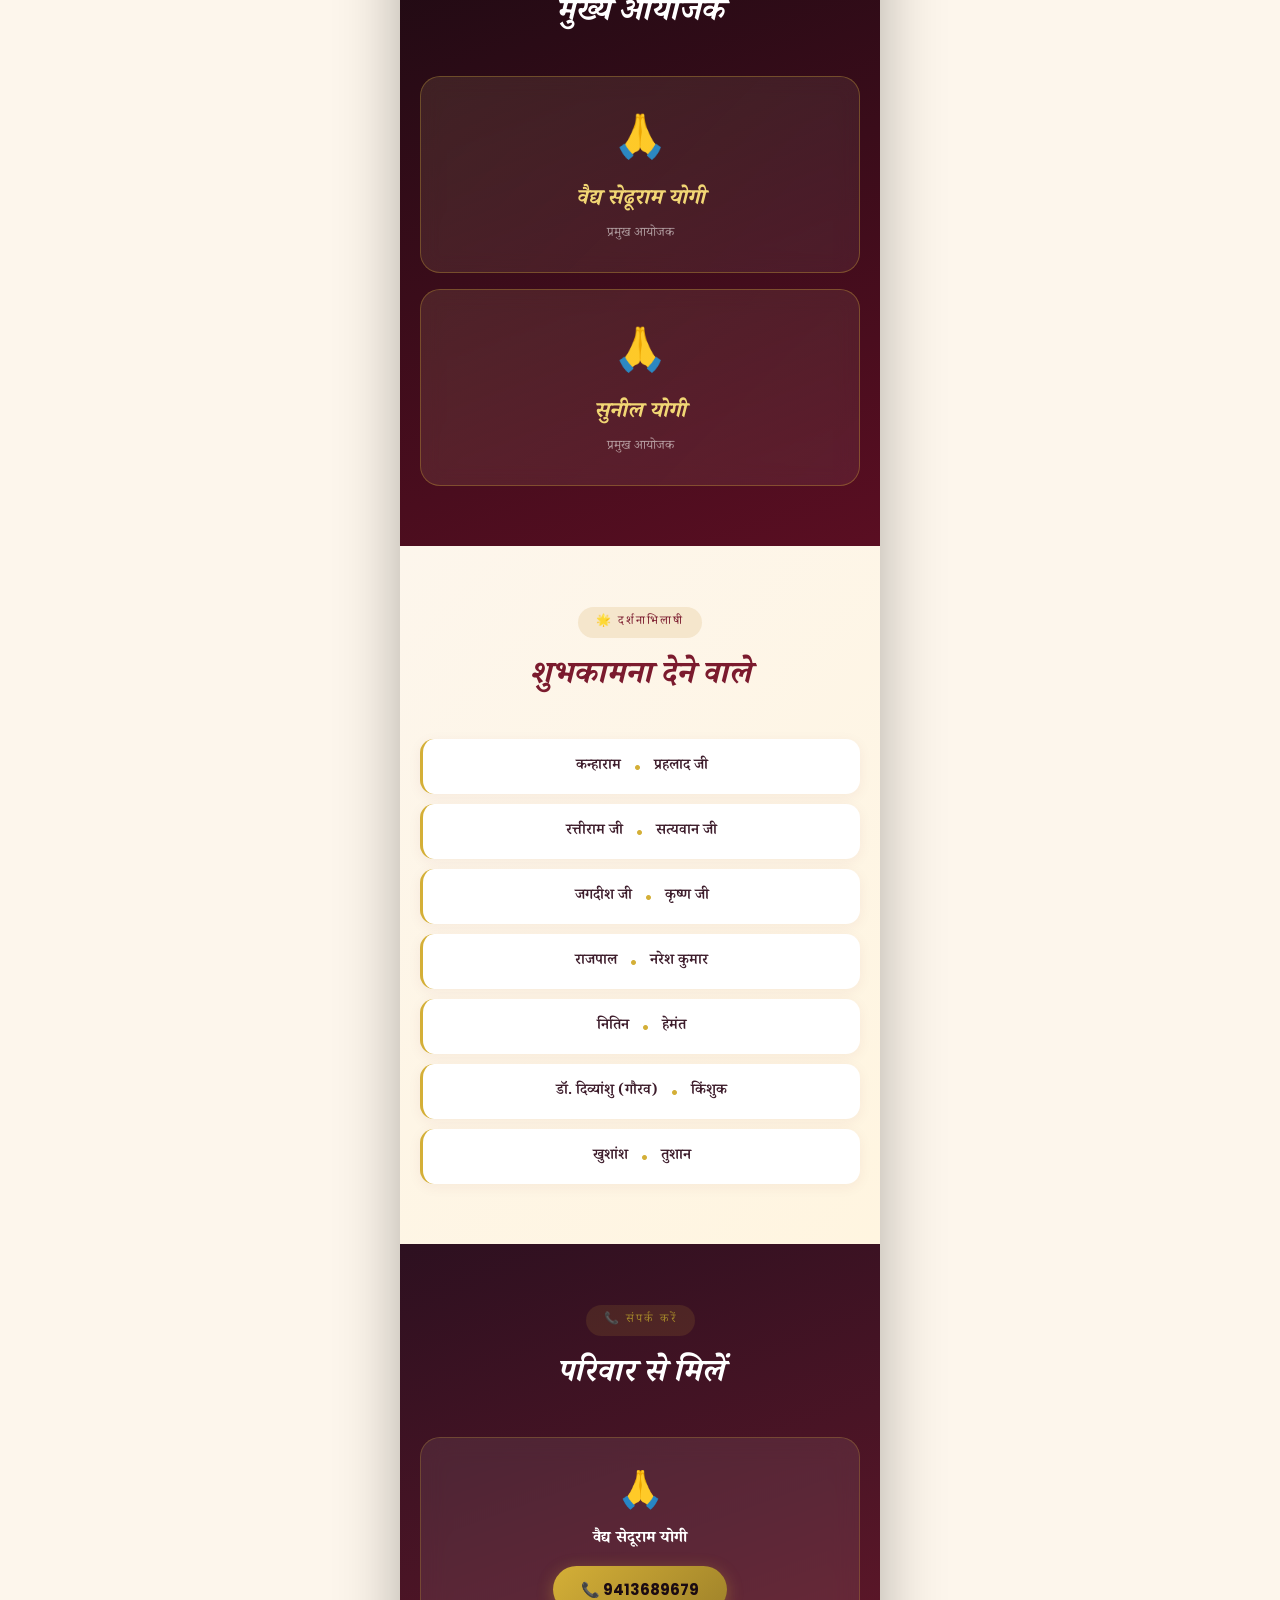
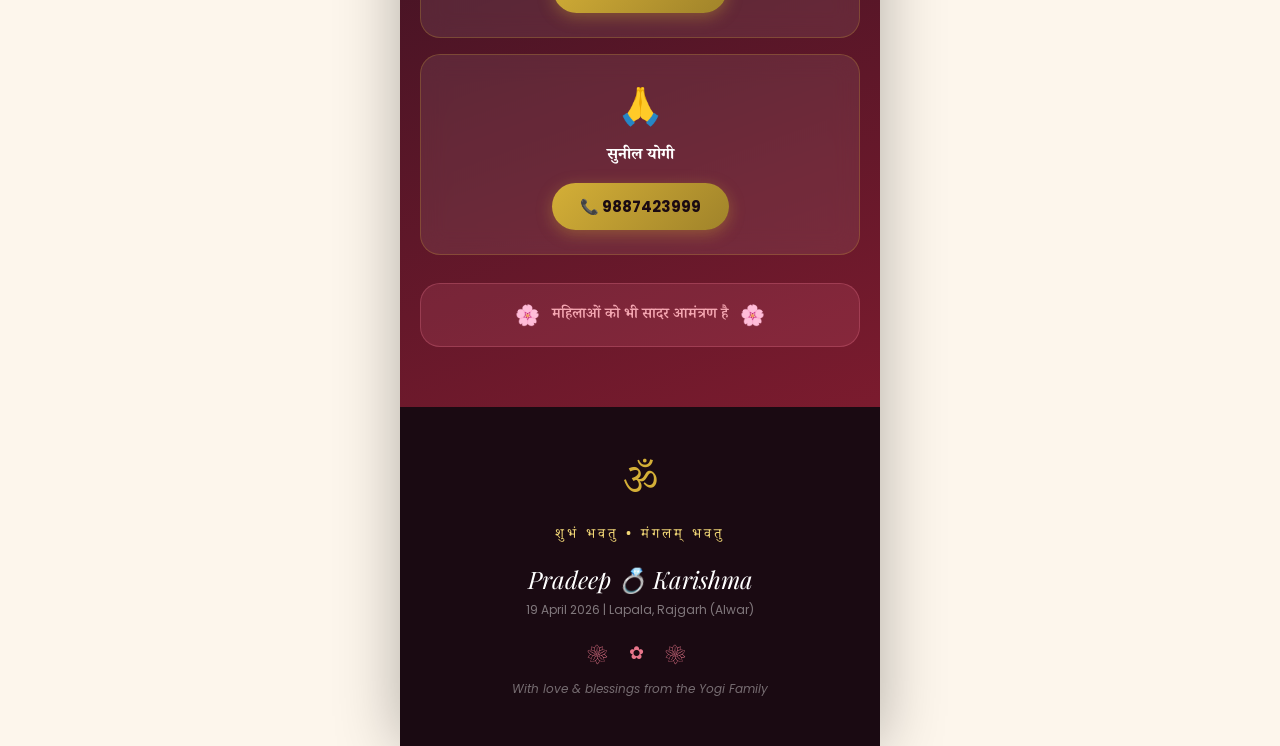
<file: wedding/index.html>
<!DOCTYPE html>
<html lang="hi">

<head>
  <meta charset="UTF-8" />
  <meta name="viewport" content="width=device-width, initial-scale=1.0" />
  <title>Pradeep 💍 Karishma | Wedding Invitation</title>
  <meta name="description"
    content="You are cordially invited to the wedding celebration of Chi. Pradeep Yogi and Ayu. Karishma on 19 April 2026 at Lapala, Rajgarh (Alwar)." />
  <link rel="preconnect" href="https://fonts.googleapis.com" />
  <link rel="preconnect" href="https://fonts.gstatic.com" crossorigin />
  <link
    href="https://fonts.googleapis.com/css2?family=Playfair+Display:ital,wght@0,400;0,600;0,700;1,400;1,600&family=Poppins:wght@300;400;500;600&family=Noto+Serif+Devanagari:wght@400;600&display=swap"
    rel="stylesheet" />
  <link rel="stylesheet" href="style.css" />
</head>

<body>

  <!-- Floating Petals -->
  <div class="petals-container" id="petalsContainer"></div>

  <!-- ===== BACKGROUND MUSIC (local file – autoplay) ===== -->
  <audio id="bgMusic" autoplay loop preload="auto">
    <source src="song.mpeg" type="audio/mpeg" />
  </audio>

  <!-- Tiny floating music indicator -->
  <div class="music-indicator" id="musicIndicator" title="Click to pause/play">
    <div class="music-bars">
      <span></span><span></span><span></span><span></span>
    </div>
    <span class="mi-label">Now Playing</span>
  </div>

  <!-- ===== HERO SECTION ===== -->
  <section class="hero" id="hero">
    <div class="hero-overlay"></div>
    <div class="mandala-top"></div>
    <div class="mandala-bottom"></div>
    <div class="hero-content">
      <div class="om-symbol">ॐ</div>
      <p class="invite-label">🌸 शुभ विवाह निमंत्रण 🌸</p>
      <h1 class="couple-names">
        <span class="groom-name">Pradeep</span>
        <span class="amp-heart">❤️</span>
        <span class="bride-name">Karishma</span>
      </h1>
      <p class="wedding-date-hero">19 April 2026</p>
      <p class="location-hero">📍 Lapala, Rajgarh, Alwar</p>
      <div class="divider-ornament">
        <span>✦</span><span class="line"></span><span>🌺</span><span class="line"></span><span>✦</span>
      </div>
      <div class="countdown-wrapper">
        <p class="countdown-label">शुभ मुहूर्त</p>
        <div class="countdown" id="countdown">
          <div class="count-box"><span id="days">00</span><label>दिन</label></div>
          <div class="count-box"><span id="hours">00</span><label>घंटे</label></div>
          <div class="count-box"><span id="mins">00</span><label>मिनट</label></div>
          <div class="count-box"><span id="secs">00</span><label>सेकंड</label></div>
        </div>
      </div>
      <div class="hero-btns">
        <a href="#schedule" class="scroll-btn">देखें पूरा कार्यक्रम ↓</a>
      </div>
    </div>
  </section>

  <!-- ===== MANTRA SECTION ===== -->
  <section class="mantra-section" id="mantra">
    <div class="section-inner">
      <div class="mantra-card ganesh-card">
        <div class="mantra-icon">🙏</div>
        <h3>गणेश मंत्र</h3>
        <p class="mantra-text">ॐ वक्रतुण्ड महाकाय,<br /> कोटि सूर्य समप्रभः।<br />निर्विघ्नं कुरु मे
          देव,<br />सर्वकार्येषु सर्वदा।।</p>
      </div>
      <div class="mantra-card prayer-card">
        <div class="mantra-icon">🌼</div>
        <h3>उद्घाटन प्रार्थना</h3>
        <p class="mantra-text">विघ्न हरण मंगल करण,<br />श्री गणपति महाराज।<br />प्रथम निमंत्रण आपको,<br />पूरण कीजे
          काज।।</p>
      </div>
    </div>
  </section>

  <!-- ===== COUPLE SECTION ===== -->
  <section class="couple-section" id="couple">
    <div class="section-inner">
      <div class="section-header">
        <span class="section-tag">💑 वर - वधू परिचय</span>
        <h2>दो दिलों का मिलन</h2>
      </div>
      <div class="couple-cards">
        <div class="person-card groom-card">
          <div class="person-avatar groom-avatar">🤵</div>
          <h3 class="person-title">Chi.</h3>
          <h2 class="person-name">Pradeep Yogi</h2>
          <div class="person-detail">
            <p><strong>पिता:</strong> श्री गोकुल चंद योगी</p>
            <p><strong>माता:</strong> श्रीमती राजकुमारी</p>
            <p><strong>दादाजी:</strong> स्व. श्री सूरजभान योगी</p>
            <p><strong>दादीजी:</strong> स्व. श्रीमती गिंदो देवी</p>
          </div>
        </div>

        <div class="heart-connector">
          <div class="heart-pulse">💍</div>
        </div>

        <div class="person-card bride-card">
          <div class="person-avatar bride-avatar">👰</div>
          <h3 class="person-title">Ayu.</h3>
          <h2 class="person-name">Karishma</h2>
          <div class="person-detail">
            <p><strong>पिता:</strong> श्री राजेश कुमार जी</p>
            <p><strong>माता:</strong> श्रीमती नरबदा देवी</p>
            <p><strong>दादाजी:</strong> स्व. श्री कैलाश चंद वैद्य जी</p>
            <p><strong>दादीजी:</strong> श्रीमती ललिता देवी</p>
          </div>
        </div>
      </div>
    </div>
  </section>

  <!-- ===== SCHEDULE SECTION ===== -->
  <section class="schedule-section" id="schedule">
    <div class="section-inner">
      <div class="section-header light">
        <span class="section-tag">📅 मांगलिक कार्यक्रम</span>
        <h2>शुभ आयोजन</h2>
      </div>
      <div class="timeline">

        <!-- Day 1 -->
        <div class="day-group">
          <div class="day-label">बुधवार, 15 अप्रैल 2026</div>
          <div class="event-card">
            <div class="event-icon-wrap"><span class="event-icon">💍</span></div>
            <div class="event-info">
              <h4>लग्न (सगाई)</h4>
              <p class="event-time">🕔 5:00 PM</p>
              <p class="event-venue">📍 निज निवास</p>
            </div>
          </div>
        </div>

        <!-- Day 2 -->
        <div class="day-group">
          <div class="day-label">शुक्रवार, 17 अप्रैल 2026</div>
          <div class="event-card">
            <div class="event-icon-wrap"><span class="event-icon">🪔</span></div>
            <div class="event-info">
              <h4>चाक</h4>
              <p class="event-time">🕘 9:00 AM</p>
              <p class="event-venue">📍 निज निवास</p>
            </div>
          </div>
          <div class="event-card">
            <div class="event-icon-wrap"><span class="event-icon">🌿</span></div>
            <div class="event-info">
              <h4>हल्दी</h4>
              <p class="event-time">🕘 11:00 AM</p>
              <p class="event-venue">📍 श्री पल्लीवाल जैन महासभा , हसन खां मेवात नगर, अलवर</p>
            </div>
          </div>
          <div class="event-card">
            <div class="event-icon-wrap"><span class="event-icon">🎵</span></div>
            <div class="event-info">
              <h4>महिला संगीत</h4>
              <p class="event-time">🕛 12:00 PM</p>
              <p class="event-venue">📍 श्री पल्लीवाल जैन महासभा , हसन खां मेवात नगर, अलवर</p>
            </div>
          </div>
          <div class="event-card">
            <div class="event-icon-wrap"><span class="event-icon">🎁</span></div>
            <div class="event-info">
              <h4>भात</h4>
              <p class="event-time">🕓 4:00 PM</p>
              <p class="event-venue">📍 श्री पल्लीवाल जैन महासभा , हसन खां मेवात नगर, अलवर</p>
            </div>
          </div>
          <div class="event-card highlight-event">
            <div class="event-icon-wrap"><span class="event-icon">🍽️</span></div>
            <div class="event-info">
              <h4>प्रीतिभोज</h4>
              <p class="event-time">🕕 6:15 PM</p>
              <p class="event-venue">📍 श्री पल्लीवाल जैन महासभा , हसन खां मेवात नगर, अलवर</p>
            </div>
          </div>
        </div>

        <!-- Day 3 -->
        <div class="day-group">
          <div class="day-label">रविवार, 19 अप्रैल 2026</div>
          <div class="event-card highlight-event baraat-card">
            <div class="event-icon-wrap"><span class="event-icon">🚌</span></div>
            <div class="event-info">
              <h4>बारात प्रस्थान</h4>
              <p class="event-time">🕕 6:15 PM</p>
              <p class="event-venue">📍 निज निवास
              <p class="baraat-dest">🏁 गंतव्य: लपाला, → लपाला (बस द्वारा)</p>
              राजगढ़ (अलवर)</p>
            </div>
          </div>
        </div>

      </div>
    </div>
  </section>

  <!-- ===== VENUE SECTION ===== -->
  <section class="venue-section" id="venue">
    <div class="section-inner">
      <div class="section-header">
        <span class="section-tag">📍 स्थान</span>
        <h2>विवाह स्थल</h2>
      </div>
      <div class="venue-card main-venue">
        <div class="venue-icon">💒</div>
        <h3>लपाला, राजगढ़</h3>
        <p>Lapala, Rajgarh (Alwar), Rajasthan</p>
        <span class="venue-badge">विवाह स्थल</span>
      </div>
      <div class="venue-card">
        <div class="venue-icon">🏠</div>
        <h3>निज निवास</h3>
        <p>2 K 390-91, शिवाजी पार्क, अलवर (राजस्थान)</p>
        <span class="venue-badge secondary">पारिवारिक निवास</span>
      </div>
      <div class="venue-card">
        <div class="venue-icon">🏛️</div>
        <h3>श्री पल्लीवाल जैन महासभा , हसन खां मेवात नगर</h3>
        <p>अलवर, राजस्थान</p>
        <span class="venue-badge secondary">समारोह स्थल</span>
      </div>
    </div>
  </section>

  <!-- ===== VISHESH AAGRAH ===== -->
  <section class="vishesh-section" id="vishesh">
    <div class="section-inner">
      <div class="section-header">
        <span class="section-tag">🌺 विशेष आग्रह</span>
        <h2>सादर आमंत्रित</h2>
      </div>
      <div class="family-group-card">
        <div class="fgc-header"><span class="fgc-icon">🌼</span>
          <h3>पक्ष परिवार</h3>
        </div>
        <div class="name-pills">
          <span class="pill gold-pill">केला</span>
          <span class="pill gold-pill">माया — बलवंत जी</span>
          <span class="pill gold-pill">मनोज — सुरेन्द्र जी</span>
          <span class="pill gold-pill">संदीप</span>
        </div>
      </div>
    </div>
  </section>

  <!-- ===== NANIHAL PAKSH ===== -->
  <section class="nanihal-section" id="nanihal">
    <div class="section-inner">
      <div class="section-header light">
        <span class="section-tag">🏡 नानीहाल पक्ष</span>
        <h2>ननिहाल परिवार</h2>
      </div>
      <div class="family-trio">
        <div class="family-pair-card">
          <div class="pair-icon">🙏</div>
          <p class="pair-names">हनुमान जी<br /><span class="pair-sub">बरजी देवी</span></p>
        </div>
        <div class="family-pair-card">
          <div class="pair-icon">🙏</div>
          <p class="pair-names">बनवारीलाल जी<br /><span class="pair-sub">रोशनी देवी</span></p>
        </div>
        <div class="family-pair-card">
          <div class="pair-icon">💫</div>
          <p class="pair-names">साक्षी<br /><span class="pair-sub">हिमांश</span></p>
        </div>
      </div>
    </div>
  </section>

  <!-- ===== SWAGATKARTA ===== -->
  <section class="swagat-section" id="swagat">
    <div class="section-inner">
      <div class="section-header">
        <span class="section-tag">🎊 स्वागतकर्ता</span>
        <h2>स्वागत समिति</h2>
      </div>
      <div class="swagat-grid">
        <div class="swagat-chip"><span>🌸</span> बिमला योगी</div>
        <div class="swagat-chip"><span>🌸</span> अनिता योगी</div>
        <div class="swagat-chip"><span>🌸</span> उमा योगी</div>
        <div class="swagat-chip"><span>🌸</span> रीमा — दिगपाल जी</div>
        <div class="swagat-chip"><span>🌟</span> अभिनव</div>
        <div class="swagat-chip"><span>🌟</span> गरिमा</div>
      </div>
    </div>
  </section>

  <!-- ===== UTTARAKANSHI ===== -->
  <section class="uttara-section" id="uttara">
    <div class="section-inner">
      <div class="section-header light">
        <span class="section-tag">👑 उत्तरकांशी</span>
        <h2>मुख्य आयोजक</h2>
      </div>
      <div class="uttara-cards">
        <div class="uttara-card">
          <div class="uttara-avatar">🙏</div>
          <h3>वैद्य सेढूराम योगी</h3>
          <p>प्रमुख आयोजक</p>
        </div>
        <div class="uttara-card">
          <div class="uttara-avatar">🙏</div>
          <h3>सुनील योगी</h3>
          <p>प्रमुख आयोजक</p>
        </div>
      </div>
    </div>
  </section>

  <!-- ===== DARSHANABHILASHI ===== -->
  <section class="darshan-section" id="darshan">
    <div class="section-inner">
      <div class="section-header">
        <span class="section-tag">🌟 दर्शनाभिलाषी</span>
        <h2>शुभकामना देने वाले</h2>
      </div>
      <div class="darshan-grid">
        <div class="darshan-pair"><span class="d-name">कन्हाराम</span><span class="d-sep">•</span><span
            class="d-name">प्रहलाद जी</span></div>
        <div class="darshan-pair"><span class="d-name">रत्तीराम जी</span><span class="d-sep">•</span><span
            class="d-name">सत्यवान जी</span></div>
        <div class="darshan-pair"><span class="d-name">जगदीश जी</span><span class="d-sep">•</span><span
            class="d-name">कृष्ण जी</span></div>
        <div class="darshan-pair"><span class="d-name">राजपाल</span><span class="d-sep">•</span><span
            class="d-name">नरेश कुमार</span></div>
        <div class="darshan-pair"><span class="d-name">नितिन</span><span class="d-sep">•</span><span
            class="d-name">हेमंत</span></div>
        <div class="darshan-pair"><span class="d-name">डॉ. दिव्यांशु (गौरव)</span><span class="d-sep">•</span><span
            class="d-name">किंशुक</span></div>
        <div class="darshan-pair"><span class="d-name">खुशांश</span><span class="d-sep">•</span><span
            class="d-name">तुशान</span></div>
      </div>
    </div>
  </section>

  <!-- ===== CONTACT SECTION ===== -->
  <section class="contact-section" id="contact">
    <div class="section-inner">
      <div class="section-header light">
        <span class="section-tag">📞 संपर्क करें</span>
        <h2>परिवार से मिलें</h2>
      </div>
      <div class="contact-cards">
        <div class="contact-card">
          <div class="contact-avatar">🙏</div>
          <h4>वैद्य सेदूराम योगी</h4>
          <a href="tel:9413689679" class="phone-btn">📞 9413689679</a>
        </div>
        <div class="contact-card">
          <div class="contact-avatar">🙏</div>
          <h4>सुनील योगी</h4>
          <a href="tel:9887423999" class="phone-btn">📞 9887423999</a>
        </div>
      </div>
      <div class="ladies-note">
        <span>🌸</span>
        <p>महिलाओं को भी सादर आमंत्रण है</p>
        <span>🌸</span>
      </div>
    </div>
  </section>

  <!-- ===== FOOTER ===== -->
  <footer class="footer">
    <div class="footer-om">ॐ</div>
    <p class="footer-blessing">शुभं भवतु • मंगलम् भवतु</p>
    <p class="footer-names">Pradeep 💍 Karishma</p>
    <p class="footer-date">19 April 2026 | Lapala, Rajgarh (Alwar)</p>
    <div class="footer-divider">❀ ✿ ❀</div>
    <p class="footer-note">With love & blessings from the Yogi Family</p>
  </footer>

  <script src="script.js"></script>
</body>

</html>
</file>
<file: style.css>
/* ============================
   RESET & BASE
   ============================ */
*, *::before, *::after { box-sizing: border-box; margin: 0; padding: 0; }

:root {
  --gold:       #D4AF37;
  --gold-light: #F2D776;
  --gold-dark:  #A0832A;
  --maroon:     #7B1B2E;
  --maroon-light: #9E2540;
  --cream:      #FDF6EC;
  --cream-dark: #F5E6CC;
  --rose:       #E8768B;
  --rose-light: #F5A7B2;
  --deep:       #1A0A12;
  --deep2:      #2D1020;
  --text:       #3D1C2B;
  --text-light: #7A4B5C;
  --white:      #FFFFFF;
  --shadow:     0 8px 32px rgba(212,175,55,0.18);
  --radius:     20px;
  --font-serif: 'Playfair Display', 'Noto Serif Devanagari', serif;
  --font-body:  'Poppins', sans-serif;
  --font-deva:  'Noto Serif Devanagari', serif;
}

html { scroll-behavior: smooth; }

body {
  font-family: var(--font-body);
  background: var(--cream);
  color: var(--text);
  overflow-x: hidden;
  max-width: 480px;
  margin: 0 auto;
}

/* ============================
   FLOATING PETALS
   ============================ */
.petals-container {
  position: fixed; top: 0; left: 0; width: 100%; height: 100%;
  pointer-events: none; z-index: 9999; overflow: hidden;
}
.petal {
  position: absolute;
  top: -40px;
  font-size: 20px;
  animation: petalFall linear infinite;
  opacity: 0.7;
}
@keyframes petalFall {
  0%   { transform: translateY(0) rotate(0deg);   opacity: 0.8; }
  100% { transform: translateY(110vh) rotate(720deg); opacity: 0; }
}

/* ============================
   HERO SECTION
   ============================ */
.hero {
  position: relative;
  min-height: 100vh;
  background: linear-gradient(160deg, #1A0A12 0%, #3D0B22 40%, #7B1B2E 75%, #C06B3A 100%);
  display: flex; align-items: center; justify-content: center;
  overflow: hidden;
  padding: 60px 24px 40px;
}
.hero-overlay {
  position: absolute; inset: 0;
  background: url("data:image/svg+xml,%3Csvg width='60' height='60' viewBox='0 0 60 60' xmlns='http://www.w3.org/2000/svg'%3E%3Cg fill='none' fill-rule='evenodd'%3E%3Cg fill='%23D4AF37' fill-opacity='0.06'%3E%3Cpath d='M36 34v-4h-2v4h-4v2h4v4h2v-4h4v-2h-4zm0-30V0h-2v4h-4v2h4v4h2V6h4V4h-4zM6 34v-4H4v4H0v2h4v4h2v-4h4v-2H6zM6 4V0H4v4H0v2h4v4h2V6h4V4H6z'/%3E%3C/g%3E%3C/g%3E%3C/svg%3E");
}

/* Mandala decorations */
.mandala-top, .mandala-bottom {
  position: absolute;
  width: 220px; height: 220px;
  border-radius: 50%;
  border: 1px solid rgba(212,175,55,0.15);
  pointer-events: none;
}
.mandala-top {
  top: -80px; right: -80px;
  box-shadow: 0 0 0 20px rgba(212,175,55,0.06),
              0 0 0 40px rgba(212,175,55,0.04),
              0 0 0 60px rgba(212,175,55,0.02);
}
.mandala-bottom {
  bottom: -80px; left: -80px;
  box-shadow: 0 0 0 20px rgba(212,175,55,0.06),
              0 0 0 40px rgba(212,175,55,0.04),
              0 0 0 60px rgba(212,175,55,0.02);
}

.hero-content {
  position: relative; z-index: 2;
  text-align: center; width: 100%;
}
.om-symbol {
  font-family: var(--font-deva);
  font-size: 56px;
  color: var(--gold);
  text-shadow: 0 0 30px rgba(212,175,55,0.6);
  animation: glow 3s ease-in-out infinite alternate;
  margin-bottom: 8px;
}
@keyframes glow {
  from { text-shadow: 0 0 20px rgba(212,175,55,0.4); }
  to   { text-shadow: 0 0 50px rgba(212,175,55,0.9), 0 0 80px rgba(212,175,55,0.4); }
}
.invite-label {
  font-family: var(--font-deva);
  color: var(--gold-light);
  font-size: 13px;
  letter-spacing: 2px;
  margin-bottom: 20px;
  opacity: 0.9;
}
.couple-names {
  font-family: var(--font-serif);
  font-size: 44px;
  line-height: 1.1;
  margin-bottom: 12px;
  display: flex; flex-direction: column; align-items: center; gap: 4px;
}
.groom-name { color: var(--gold-light); font-style: italic; }
.amp-heart  { font-size: 28px; line-height: 1.6; }
.bride-name { color: var(--rose-light); font-style: italic; }

.wedding-date-hero {
  font-family: var(--font-serif);
  font-size: 20px;
  color: var(--gold);
  font-weight: 600;
  letter-spacing: 1px;
  margin-bottom: 6px;
}
.location-hero {
  color: rgba(255,255,255,0.7);
  font-size: 13px;
  margin-bottom: 24px;
}
.divider-ornament {
  display: flex; align-items: center; gap: 8px;
  justify-content: center;
  margin-bottom: 24px;
}
.divider-ornament span { color: var(--gold); font-size: 14px; }
.divider-ornament .line {
  flex: 1; max-width: 50px; height: 1px;
  background: linear-gradient(90deg, transparent, var(--gold), transparent);
}

/* Countdown */
.countdown-wrapper { margin-bottom: 28px; }
.countdown-label {
  font-family: var(--font-deva);
  color: rgba(255,255,255,0.6);
  font-size: 12px;
  margin-bottom: 10px;
}
.countdown {
  display: flex; gap: 12px; justify-content: center;
}
.count-box {
  background: rgba(255,255,255,0.08);
  border: 1px solid rgba(212,175,55,0.3);
  border-radius: 14px;
  padding: 12px 16px;
  min-width: 66px;
  text-align: center;
  backdrop-filter: blur(10px);
}
.count-box span {
  display: block; font-size: 28px; font-weight: 700;
  color: var(--gold); font-family: var(--font-serif);
  line-height: 1;
}
.count-box label {
  font-size: 10px; color: rgba(255,255,255,0.5);
  font-family: var(--font-deva);
  letter-spacing: 1px; margin-top: 4px; display: block;
}

.scroll-btn {
  display: inline-block;
  background: linear-gradient(135deg, var(--gold), var(--gold-dark));
  color: var(--deep);
  font-family: var(--font-deva);
  font-weight: 600;
  font-size: 14px;
  padding: 14px 32px;
  border-radius: 50px;
  text-decoration: none;
  box-shadow: 0 6px 24px rgba(212,175,55,0.4);
  transition: transform 0.2s, box-shadow 0.2s;
  letter-spacing: 0.5px;
}
.scroll-btn:hover { transform: translateY(-3px); box-shadow: 0 10px 32px rgba(212,175,55,0.55); }

/* ============================
   SECTION COMMONS
   ============================ */
section { padding: 60px 0; }
.section-inner { padding: 0 20px; }
.section-header { text-align: center; margin-bottom: 36px; }
.section-tag {
  display: inline-block;
  font-family: var(--font-deva);
  font-size: 12px;
  letter-spacing: 2px;
  color: var(--maroon);
  background: var(--cream-dark);
  padding: 6px 18px; border-radius: 50px;
  margin-bottom: 10px;
}
.section-header h2 {
  font-family: var(--font-serif);
  font-size: 32px; color: var(--maroon);
  font-style: italic;
}
.section-header.light .section-tag { color: var(--gold-dark); background: rgba(212,175,55,0.12); }
.section-header.light h2 { color: var(--white); }

/* ============================
   MANTRA SECTION
   ============================ */
.mantra-section {
  background: linear-gradient(135deg, var(--cream) 0%, var(--cream-dark) 100%);
  padding: 60px 0;
}
.mantra-section .section-inner {
  display: flex; flex-direction: column; gap: 20px;
}
.mantra-card {
  background: var(--white);
  border-radius: var(--radius);
  padding: 28px 24px;
  text-align: center;
  box-shadow: 0 6px 30px rgba(123,27,46,0.10);
  border-left: 4px solid var(--gold);
  position: relative; overflow: hidden;
}
.mantra-card::before {
  content: '';
  position: absolute; top: 0; right: 0;
  width: 80px; height: 80px;
  background: radial-gradient(circle, rgba(212,175,55,0.12), transparent);
  border-radius: 0 20px 0 80px;
}
.mantra-icon { font-size: 32px; margin-bottom: 8px; }
.mantra-card h3 {
  font-family: var(--font-serif);
  font-size: 16px; color: var(--maroon);
  margin-bottom: 14px; font-weight: 700;
}
.mantra-text {
  font-family: var(--font-deva);
  font-size: 17px;
  line-height: 2;
  color: var(--text);
  font-weight: 600;
}

/* ============================
   COUPLE SECTION
   ============================ */
.couple-section {
  background: linear-gradient(135deg, #FDF0F0, var(--cream-dark));
}
.couple-cards {
  display: flex;
  flex-direction: column;
  align-items: center;
  gap: 0;
}
.person-card {
  background: var(--white);
  border-radius: var(--radius);
  padding: 28px 20px;
  text-align: center;
  width: 100%;
  box-shadow: 0 6px 30px rgba(123,27,46,0.08);
  position: relative; overflow: hidden;
}
.groom-card { background: linear-gradient(145deg, #fff, #FFF5E4); }
.bride-card  { background: linear-gradient(145deg, #fff, #FFEEF2); }

.person-card::after {
  content: '';
  position: absolute; bottom: 0; left: 0; right: 0;
  height: 3px;
  background: linear-gradient(90deg, var(--gold), var(--rose), var(--gold));
}
.person-avatar {
  width: 80px; height: 80px; border-radius: 50%;
  display: flex; align-items: center; justify-content: center;
  font-size: 40px; margin: 0 auto 12px;
}
.groom-avatar { background: linear-gradient(135deg, #FFF3CD, #FFE08A); }
.bride-avatar  { background: linear-gradient(135deg, #FFE4ED, #FFB3C6); }

.person-title {
  font-family: var(--font-serif);
  color: var(--gold-dark); font-size: 13px;
  margin-bottom: 2px; letter-spacing: 2px;
}
.person-name {
  font-family: var(--font-serif);
  font-size: 26px; color: var(--maroon);
  font-style: italic; margin-bottom: 16px;
}
.person-detail p {
  font-size: 12px; color: var(--text-light);
  margin-bottom: 6px; line-height: 1.5;
  font-family: var(--font-deva);
}
.person-detail strong { color: var(--text); }

.heart-connector {
  padding: 12px 0;
  display: flex; align-items: center; justify-content: center;
}
.heart-pulse {
  font-size: 36px;
  animation: heartbeat 1.2s ease-in-out infinite;
}
@keyframes heartbeat {
  0%, 100% { transform: scale(1); }
  50%       { transform: scale(1.25); }
}

/* ============================
   SCHEDULE SECTION
   ============================ */
.schedule-section {
  background: linear-gradient(160deg, var(--deep) 0%, var(--maroon) 60%, #A0451E 100%);
}
.timeline { display: flex; flex-direction: column; gap: 32px; }
.day-group { display: flex; flex-direction: column; gap: 14px; }
.day-label {
  font-family: var(--font-deva);
  font-size: 13px; font-weight: 600;
  color: var(--gold);
  letter-spacing: 1px;
  padding: 8px 16px;
  background: rgba(212,175,55,0.15);
  border-radius: 50px;
  text-align: center;
  border: 1px solid rgba(212,175,55,0.25);
}
.event-card {
  display: flex; align-items: flex-start; gap: 16px;
  background: rgba(255,255,255,0.07);
  border: 1px solid rgba(255,255,255,0.12);
  border-radius: 16px;
  padding: 18px 16px;
  backdrop-filter: blur(8px);
  transition: transform 0.2s, background 0.2s;
}
.event-card:active { transform: scale(0.98); background: rgba(255,255,255,0.12); }
.highlight-event {
  border-color: rgba(212,175,55,0.4);
  background: rgba(212,175,55,0.1);
}
.baraat-card { border-color: rgba(232,118,139,0.4); background: rgba(232,118,139,0.1); }
.event-icon-wrap {
  width: 48px; height: 48px; min-width: 48px;
  border-radius: 14px; background: rgba(255,255,255,0.1);
  display: flex; align-items: center; justify-content: center;
  font-size: 24px;
}
.event-info { flex: 1; }
.event-info h4 {
  font-family: var(--font-serif);
  font-size: 18px; color: var(--white);
  margin-bottom: 6px;
}
.event-time {
  font-size: 13px; color: var(--gold);
  font-weight: 600; margin-bottom: 4px;
}
.event-venue { font-size: 12px; color: rgba(255,255,255,0.65); }
.baraat-dest  { font-size: 12px; color: var(--rose-light); margin-top: 4px; }

/* ============================
   VENUE SECTION
   ============================ */
.venue-section { background: var(--cream); }
.venue-card {
  background: var(--white);
  border-radius: var(--radius);
  padding: 24px 20px;
  margin-bottom: 16px;
  box-shadow: 0 4px 20px rgba(123,27,46,0.07);
  text-align: center;
  border-top: 4px solid var(--gold);
  transition: transform 0.2s;
}
.venue-card:hover { transform: translateY(-4px); }
.main-venue { border-top-color: var(--maroon); background: linear-gradient(145deg, #fff, #FFF5F7); }
.venue-icon { font-size: 36px; margin-bottom: 10px; }
.venue-card h3 {
  font-family: var(--font-serif);
  font-size: 20px; color: var(--maroon);
  font-style: italic; margin-bottom: 8px;
}
.venue-card p { font-size: 13px; color: var(--text-light); font-family: var(--font-deva); margin-bottom: 12px; }
.venue-badge {
  display: inline-block; font-size: 11px; font-weight: 600;
  padding: 4px 14px; border-radius: 50px;
  background: linear-gradient(135deg, var(--maroon), var(--maroon-light));
  color: var(--white); letter-spacing: 1px;
}
.venue-badge.secondary {
  background: linear-gradient(135deg, var(--gold-dark), var(--gold));
  color: var(--deep);
}

/* ============================
   CONTACT SECTION
   ============================ */
.contact-section {
  background: linear-gradient(160deg, var(--deep2) 0%, var(--maroon) 100%);
}
.contact-cards {
  display: flex; flex-direction: column; gap: 16px;
  margin-bottom: 28px;
}
.contact-card {
  background: rgba(255,255,255,0.08);
  border: 1px solid rgba(212,175,55,0.25);
  border-radius: var(--radius);
  padding: 24px 20px;
  text-align: center;
  backdrop-filter: blur(12px);
}
.contact-avatar { font-size: 36px; margin-bottom: 10px; }
.contact-card h4 {
  font-family: var(--font-deva);
  font-size: 16px; color: var(--white);
  margin-bottom: 14px;
}
.phone-btn {
  display: inline-block;
  background: linear-gradient(135deg, var(--gold), var(--gold-dark));
  color: var(--deep);
  font-weight: 700; font-size: 15px;
  padding: 12px 28px;
  border-radius: 50px;
  text-decoration: none;
  box-shadow: 0 4px 16px rgba(212,175,55,0.35);
  transition: transform 0.2s;
}
.phone-btn:hover { transform: translateY(-2px); }
.ladies-note {
  display: flex; align-items: center; gap: 12px;
  justify-content: center;
  background: rgba(232,118,139,0.15);
  border: 1px solid rgba(232,118,139,0.3);
  border-radius: var(--radius);
  padding: 16px 20px;
}
.ladies-note span { font-size: 20px; }
.ladies-note p {
  font-family: var(--font-deva);
  color: var(--rose-light); font-size: 15px; font-weight: 600;
}

/* ============================
   FOOTER
   ============================ */
.footer {
  background: var(--deep);
  padding: 48px 20px;
  text-align: center;
}
.footer-om {
  font-family: var(--font-deva);
  font-size: 40px; color: var(--gold);
  margin-bottom: 8px;
}
.footer-blessing {
  font-family: var(--font-deva);
  font-size: 14px; color: var(--gold-light);
  letter-spacing: 3px; margin-bottom: 16px;
}
.footer-names {
  font-family: var(--font-serif);
  font-size: 24px; color: var(--white);
  font-style: italic; margin-bottom: 6px;
}
.footer-date { font-size: 12px; color: rgba(255,255,255,0.45); margin-bottom: 20px; }
.footer-divider { font-size: 18px; color: var(--rose); margin-bottom: 14px; letter-spacing: 8px; }
.footer-note { font-size: 12px; color: rgba(255,255,255,0.4); font-style: italic; }

/* ============================
   ANIMATIONS (AOS-like)
   ============================ */
.fade-up {
  opacity: 0; transform: translateY(30px);
  transition: opacity 0.7s ease, transform 0.7s ease;
}
.fade-up.visible { opacity: 1; transform: translateY(0); }

.hero-btns { display: flex; justify-content: center; gap: 12px; flex-wrap: wrap; }

/* ============================
   FLOATING MUSIC INDICATOR
   ============================ */
.music-indicator {
  position: fixed;
  bottom: 20px;
  right: 16px;
  z-index: 10000;
  display: flex;
  align-items: center;
  gap: 8px;
  background: rgba(20, 4, 14, 0.88);
  border: 1px solid rgba(212,175,55,0.4);
  border-radius: 50px;
  padding: 9px 16px 9px 12px;
  cursor: pointer;
  backdrop-filter: blur(16px);
  box-shadow: 0 6px 24px rgba(0,0,0,0.5);
  transition: transform 0.2s, box-shadow 0.2s;
  user-select: none;
}
.music-indicator:hover {
  transform: translateY(-3px);
  box-shadow: 0 10px 32px rgba(212,175,55,0.25);
}
.music-indicator.paused .music-bars span { animation-play-state: paused; }

/* Equalizer bars */
.music-bars {
  display: flex; align-items: flex-end;
  gap: 3px; height: 18px;
}
.music-bars span {
  display: block;
  width: 3px;
  border-radius: 2px;
  background: linear-gradient(to top, var(--gold-dark), var(--gold-light));
  animation: equalizer 0.8s ease-in-out infinite alternate;
}
.music-bars span:nth-child(1) { height: 8px;  animation-delay: 0s;    animation-duration: 0.7s; }
.music-bars span:nth-child(2) { height: 16px; animation-delay: 0.15s; animation-duration: 0.9s; }
.music-bars span:nth-child(3) { height: 12px; animation-delay: 0.3s;  animation-duration: 0.6s; }
.music-bars span:nth-child(4) { height: 18px; animation-delay: 0.45s; animation-duration: 0.8s; }
@keyframes equalizer {
  from { transform: scaleY(0.3); opacity: 0.7; }
  to   { transform: scaleY(1);   opacity: 1; }
}

.mi-label {
  font-size: 11px;
  color: var(--gold-light);
  font-family: var(--font-body);
  font-weight: 500;
  letter-spacing: 0.5px;
  white-space: nowrap;
}
@media (min-width: 481px) {
  .music-indicator { right: calc(50% - 240px + 16px); }
}


/* ============================
   VISHESH AAGRAH
   ============================ */
.vishesh-section { background: linear-gradient(135deg, var(--cream-dark), #FFF0E4); }
.family-group-card {
  background: var(--white);
  border-radius: var(--radius);
  padding: 24px 20px;
  box-shadow: 0 6px 28px rgba(123,27,46,0.10);
  border-top: 4px solid var(--gold);
}
.fgc-header {
  display: flex; align-items: center; gap: 10px;
  margin-bottom: 18px;
}
.fgc-icon { font-size: 28px; }
.fgc-header h3 {
  font-family: var(--font-serif);
  font-size: 18px; color: var(--maroon); font-style: italic;
}
.name-pills { display: flex; flex-wrap: wrap; gap: 10px; }
.pill {
  display: inline-flex; align-items: center;
  padding: 8px 18px; border-radius: 50px;
  font-family: var(--font-deva);
  font-size: 14px; font-weight: 600;
}
.gold-pill {
  background: linear-gradient(135deg, #FFF8E1, #FFE082);
  color: var(--deep); border: 1px solid var(--gold);
}
.rose-pill {
  background: linear-gradient(135deg, #FFE4ED, #FFB3C6);
  color: var(--maroon); border: 1px solid var(--rose);
}

/* ============================
   NANIHAL PAKSH
   ============================ */
.nanihal-section {
  background: linear-gradient(160deg, #2D1020 0%, var(--maroon) 100%);
}
.family-trio { display: flex; flex-direction: column; gap: 14px; }
.family-pair-card {
  display: flex; align-items: center; gap: 16px;
  background: rgba(255,255,255,0.08);
  border: 1px solid rgba(212,175,55,0.2);
  border-radius: 16px; padding: 18px 20px;
  backdrop-filter: blur(8px);
}
.pair-icon { font-size: 30px; min-width: 40px; text-align: center; }
.pair-names {
  font-family: var(--font-deva);
  font-size: 16px; color: var(--white); font-weight: 600;
  line-height: 1.5;
}
.pair-sub {
  font-size: 13px; color: var(--gold-light);
  font-weight: 400;
}

/* ============================
   SWAGATKARTA
   ============================ */
.swagat-section { background: linear-gradient(135deg, #FDF0F8, var(--cream-dark)); }
.swagat-grid { display: flex; flex-wrap: wrap; gap: 12px; justify-content: center; }
.swagat-chip {
  display: flex; align-items: center; gap: 8px;
  background: var(--white);
  border: 1px solid rgba(123,27,46,0.15);
  border-radius: 50px;
  padding: 10px 20px;
  font-family: var(--font-deva);
  font-size: 14px; color: var(--text);
  font-weight: 600;
  box-shadow: 0 3px 12px rgba(123,27,46,0.07);
  transition: transform 0.2s, box-shadow 0.2s;
}
.swagat-chip:hover { transform: translateY(-2px); box-shadow: 0 6px 20px rgba(123,27,46,0.14); }
.swagat-chip span { font-size: 18px; }

/* ============================
   UTTARAKANSHI
   ============================ */
.uttara-section {
  background: linear-gradient(160deg, var(--deep) 0%, #5A0E22 100%);
}
.uttara-cards { display: flex; flex-direction: column; gap: 16px; }
.uttara-card {
  background: rgba(255,255,255,0.06);
  border: 1px solid rgba(212,175,55,0.35);
  border-radius: var(--radius); padding: 28px 20px;
  text-align: center; backdrop-filter: blur(10px);
  position: relative; overflow: hidden;
}
.uttara-card::before {
  content: '';
  position: absolute; inset: 0;
  background: linear-gradient(135deg, rgba(212,175,55,0.06), transparent);
}
.uttara-avatar {
  font-size: 42px; margin-bottom: 12px;
  display: block;
}
.uttara-card h3 {
  font-family: var(--font-serif);
  font-size: 22px; color: var(--gold-light);
  font-style: italic; margin-bottom: 6px;
}
.uttara-card p {
  font-family: var(--font-deva);
  font-size: 13px; color: rgba(255,255,255,0.55);
}

/* ============================
   DARSHANABHILASHI
   ============================ */
.darshan-section {
  background: linear-gradient(135deg, var(--cream) 0%, #FFF5E0 100%);
}
.darshan-grid { display: flex; flex-direction: column; gap: 10px; }
.darshan-pair {
  display: flex; align-items: center; justify-content: center;
  gap: 12px;
  background: var(--white);
  border-radius: 14px; padding: 14px 20px;
  box-shadow: 0 3px 14px rgba(123,27,46,0.06);
  border-left: 3px solid var(--gold);
  flex-wrap: wrap;
}
.d-name {
  font-family: var(--font-deva);
  font-size: 15px; color: var(--text); font-weight: 600;
}
.d-sep {
  font-size: 18px; color: var(--gold);
  font-weight: 700; flex-shrink: 0;
}

/* ============================
   RESPONSIVE TWEAKS
   ============================ */
@media (max-width: 380px) {
  .couple-names { font-size: 36px; }
  .count-box { min-width: 56px; padding: 10px 12px; }
  .count-box span { font-size: 22px; }
  .sound-hint { font-size: 11px; padding: 8px 16px; }
}
@media (min-width: 481px) {
  body { box-shadow: 0 0 60px rgba(0,0,0,0.3); }
}
</file>
<file: wedding/style.css>
/* ============================
   RESET & BASE
   ============================ */
*, *::before, *::after { box-sizing: border-box; margin: 0; padding: 0; }

:root {
  --gold:       #D4AF37;
  --gold-light: #F2D776;
  --gold-dark:  #A0832A;
  --maroon:     #7B1B2E;
  --maroon-light: #9E2540;
  --cream:      #FDF6EC;
  --cream-dark: #F5E6CC;
  --rose:       #E8768B;
  --rose-light: #F5A7B2;
  --deep:       #1A0A12;
  --deep2:      #2D1020;
  --text:       #3D1C2B;
  --text-light: #7A4B5C;
  --white:      #FFFFFF;
  --shadow:     0 8px 32px rgba(212,175,55,0.18);
  --radius:     20px;
  --font-serif: 'Playfair Display', 'Noto Serif Devanagari', serif;
  --font-body:  'Poppins', sans-serif;
  --font-deva:  'Noto Serif Devanagari', serif;
}

html { scroll-behavior: smooth; }

body {
  font-family: var(--font-body);
  background: var(--cream);
  color: var(--text);
  overflow-x: hidden;
  max-width: 480px;
  margin: 0 auto;
}

/* ============================
   FLOATING PETALS
   ============================ */
.petals-container {
  position: fixed; top: 0; left: 0; width: 100%; height: 100%;
  pointer-events: none; z-index: 9999; overflow: hidden;
}
.petal {
  position: absolute;
  top: -40px;
  font-size: 20px;
  animation: petalFall linear infinite;
  opacity: 0.7;
}
@keyframes petalFall {
  0%   { transform: translateY(0) rotate(0deg);   opacity: 0.8; }
  100% { transform: translateY(110vh) rotate(720deg); opacity: 0; }
}

/* ============================
   HERO SECTION
   ============================ */
.hero {
  position: relative;
  min-height: 100vh;
  background: linear-gradient(160deg, #1A0A12 0%, #3D0B22 40%, #7B1B2E 75%, #C06B3A 100%);
  display: flex; align-items: center; justify-content: center;
  overflow: hidden;
  padding: 60px 24px 40px;
}
.hero-overlay {
  position: absolute; inset: 0;
  background: url("data:image/svg+xml,%3Csvg width='60' height='60' viewBox='0 0 60 60' xmlns='http://www.w3.org/2000/svg'%3E%3Cg fill='none' fill-rule='evenodd'%3E%3Cg fill='%23D4AF37' fill-opacity='0.06'%3E%3Cpath d='M36 34v-4h-2v4h-4v2h4v4h2v-4h4v-2h-4zm0-30V0h-2v4h-4v2h4v4h2V6h4V4h-4zM6 34v-4H4v4H0v2h4v4h2v-4h4v-2H6zM6 4V0H4v4H0v2h4v4h2V6h4V4H6z'/%3E%3C/g%3E%3C/g%3E%3C/svg%3E");
}

/* Mandala decorations */
.mandala-top, .mandala-bottom {
  position: absolute;
  width: 220px; height: 220px;
  border-radius: 50%;
  border: 1px solid rgba(212,175,55,0.15);
  pointer-events: none;
}
.mandala-top {
  top: -80px; right: -80px;
  box-shadow: 0 0 0 20px rgba(212,175,55,0.06),
              0 0 0 40px rgba(212,175,55,0.04),
              0 0 0 60px rgba(212,175,55,0.02);
}
.mandala-bottom {
  bottom: -80px; left: -80px;
  box-shadow: 0 0 0 20px rgba(212,175,55,0.06),
              0 0 0 40px rgba(212,175,55,0.04),
              0 0 0 60px rgba(212,175,55,0.02);
}

.hero-content {
  position: relative; z-index: 2;
  text-align: center; width: 100%;
}
.om-symbol {
  font-family: var(--font-deva);
  font-size: 56px;
  color: var(--gold);
  text-shadow: 0 0 30px rgba(212,175,55,0.6);
  animation: glow 3s ease-in-out infinite alternate;
  margin-bottom: 8px;
}
@keyframes glow {
  from { text-shadow: 0 0 20px rgba(212,175,55,0.4); }
  to   { text-shadow: 0 0 50px rgba(212,175,55,0.9), 0 0 80px rgba(212,175,55,0.4); }
}
.invite-label {
  font-family: var(--font-deva);
  color: var(--gold-light);
  font-size: 13px;
  letter-spacing: 2px;
  margin-bottom: 20px;
  opacity: 0.9;
}
.couple-names {
  font-family: var(--font-serif);
  font-size: 44px;
  line-height: 1.1;
  margin-bottom: 12px;
  display: flex; flex-direction: column; align-items: center; gap: 4px;
}
.groom-name { color: var(--gold-light); font-style: italic; }
.amp-heart  { font-size: 28px; line-height: 1.6; }
.bride-name { color: var(--rose-light); font-style: italic; }

.wedding-date-hero {
  font-family: var(--font-serif);
  font-size: 20px;
  color: var(--gold);
  font-weight: 600;
  letter-spacing: 1px;
  margin-bottom: 6px;
}
.location-hero {
  color: rgba(255,255,255,0.7);
  font-size: 13px;
  margin-bottom: 24px;
}
.divider-ornament {
  display: flex; align-items: center; gap: 8px;
  justify-content: center;
  margin-bottom: 24px;
}
.divider-ornament span { color: var(--gold); font-size: 14px; }
.divider-ornament .line {
  flex: 1; max-width: 50px; height: 1px;
  background: linear-gradient(90deg, transparent, var(--gold), transparent);
}

/* Countdown */
.countdown-wrapper { margin-bottom: 28px; }
.countdown-label {
  font-family: var(--font-deva);
  color: rgba(255,255,255,0.6);
  font-size: 12px;
  margin-bottom: 10px;
}
.countdown {
  display: flex; gap: 12px; justify-content: center;
}
.count-box {
  background: rgba(255,255,255,0.08);
  border: 1px solid rgba(212,175,55,0.3);
  border-radius: 14px;
  padding: 12px 16px;
  min-width: 66px;
  text-align: center;
  backdrop-filter: blur(10px);
}
.count-box span {
  display: block; font-size: 28px; font-weight: 700;
  color: var(--gold); font-family: var(--font-serif);
  line-height: 1;
}
.count-box label {
  font-size: 10px; color: rgba(255,255,255,0.5);
  font-family: var(--font-deva);
  letter-spacing: 1px; margin-top: 4px; display: block;
}

.scroll-btn {
  display: inline-block;
  background: linear-gradient(135deg, var(--gold), var(--gold-dark));
  color: var(--deep);
  font-family: var(--font-deva);
  font-weight: 600;
  font-size: 14px;
  padding: 14px 32px;
  border-radius: 50px;
  text-decoration: none;
  box-shadow: 0 6px 24px rgba(212,175,55,0.4);
  transition: transform 0.2s, box-shadow 0.2s;
  letter-spacing: 0.5px;
}
.scroll-btn:hover { transform: translateY(-3px); box-shadow: 0 10px 32px rgba(212,175,55,0.55); }

/* ============================
   SECTION COMMONS
   ============================ */
section { padding: 60px 0; }
.section-inner { padding: 0 20px; }
.section-header { text-align: center; margin-bottom: 36px; }
.section-tag {
  display: inline-block;
  font-family: var(--font-deva);
  font-size: 12px;
  letter-spacing: 2px;
  color: var(--maroon);
  background: var(--cream-dark);
  padding: 6px 18px; border-radius: 50px;
  margin-bottom: 10px;
}
.section-header h2 {
  font-family: var(--font-serif);
  font-size: 32px; color: var(--maroon);
  font-style: italic;
}
.section-header.light .section-tag { color: var(--gold-dark); background: rgba(212,175,55,0.12); }
.section-header.light h2 { color: var(--white); }

/* ============================
   MANTRA SECTION
   ============================ */
.mantra-section {
  background: linear-gradient(135deg, var(--cream) 0%, var(--cream-dark) 100%);
  padding: 60px 0;
}
.mantra-section .section-inner {
  display: flex; flex-direction: column; gap: 20px;
}
.mantra-card {
  background: var(--white);
  border-radius: var(--radius);
  padding: 28px 24px;
  text-align: center;
  box-shadow: 0 6px 30px rgba(123,27,46,0.10);
  border-left: 4px solid var(--gold);
  position: relative; overflow: hidden;
}
.mantra-card::before {
  content: '';
  position: absolute; top: 0; right: 0;
  width: 80px; height: 80px;
  background: radial-gradient(circle, rgba(212,175,55,0.12), transparent);
  border-radius: 0 20px 0 80px;
}
.mantra-icon { font-size: 32px; margin-bottom: 8px; }
.mantra-card h3 {
  font-family: var(--font-serif);
  font-size: 16px; color: var(--maroon);
  margin-bottom: 14px; font-weight: 700;
}
.mantra-text {
  font-family: var(--font-deva);
  font-size: 17px;
  line-height: 2;
  color: var(--text);
  font-weight: 600;
}

/* ============================
   COUPLE SECTION
   ============================ */
.couple-section {
  background: linear-gradient(135deg, #FDF0F0, var(--cream-dark));
}
.couple-cards {
  display: flex;
  flex-direction: column;
  align-items: center;
  gap: 0;
}
.person-card {
  background: var(--white);
  border-radius: var(--radius);
  padding: 28px 20px;
  text-align: center;
  width: 100%;
  box-shadow: 0 6px 30px rgba(123,27,46,0.08);
  position: relative; overflow: hidden;
}
.groom-card { background: linear-gradient(145deg, #fff, #FFF5E4); }
.bride-card  { background: linear-gradient(145deg, #fff, #FFEEF2); }

.person-card::after {
  content: '';
  position: absolute; bottom: 0; left: 0; right: 0;
  height: 3px;
  background: linear-gradient(90deg, var(--gold), var(--rose), var(--gold));
}
.person-avatar {
  width: 80px; height: 80px; border-radius: 50%;
  display: flex; align-items: center; justify-content: center;
  font-size: 40px; margin: 0 auto 12px;
}
.groom-avatar { background: linear-gradient(135deg, #FFF3CD, #FFE08A); }
.bride-avatar  { background: linear-gradient(135deg, #FFE4ED, #FFB3C6); }

.person-title {
  font-family: var(--font-serif);
  color: var(--gold-dark); font-size: 13px;
  margin-bottom: 2px; letter-spacing: 2px;
}
.person-name {
  font-family: var(--font-serif);
  font-size: 26px; color: var(--maroon);
  font-style: italic; margin-bottom: 16px;
}
.person-detail p {
  font-size: 12px; color: var(--text-light);
  margin-bottom: 6px; line-height: 1.5;
  font-family: var(--font-deva);
}
.person-detail strong { color: var(--text); }

.heart-connector {
  padding: 12px 0;
  display: flex; align-items: center; justify-content: center;
}
.heart-pulse {
  font-size: 36px;
  animation: heartbeat 1.2s ease-in-out infinite;
}
@keyframes heartbeat {
  0%, 100% { transform: scale(1); }
  50%       { transform: scale(1.25); }
}

/* ============================
   SCHEDULE SECTION
   ============================ */
.schedule-section {
  background: linear-gradient(160deg, var(--deep) 0%, var(--maroon) 60%, #A0451E 100%);
}
.timeline { display: flex; flex-direction: column; gap: 32px; }
.day-group { display: flex; flex-direction: column; gap: 14px; }
.day-label {
  font-family: var(--font-deva);
  font-size: 13px; font-weight: 600;
  color: var(--gold);
  letter-spacing: 1px;
  padding: 8px 16px;
  background: rgba(212,175,55,0.15);
  border-radius: 50px;
  text-align: center;
  border: 1px solid rgba(212,175,55,0.25);
}
.event-card {
  display: flex; align-items: flex-start; gap: 16px;
  background: rgba(255,255,255,0.07);
  border: 1px solid rgba(255,255,255,0.12);
  border-radius: 16px;
  padding: 18px 16px;
  backdrop-filter: blur(8px);
  transition: transform 0.2s, background 0.2s;
}
.event-card:active { transform: scale(0.98); background: rgba(255,255,255,0.12); }
.highlight-event {
  border-color: rgba(212,175,55,0.4);
  background: rgba(212,175,55,0.1);
}
.baraat-card { border-color: rgba(232,118,139,0.4); background: rgba(232,118,139,0.1); }
.event-icon-wrap {
  width: 48px; height: 48px; min-width: 48px;
  border-radius: 14px; background: rgba(255,255,255,0.1);
  display: flex; align-items: center; justify-content: center;
  font-size: 24px;
}
.event-info { flex: 1; }
.event-info h4 {
  font-family: var(--font-serif);
  font-size: 18px; color: var(--white);
  margin-bottom: 6px;
}
.event-time {
  font-size: 13px; color: var(--gold);
  font-weight: 600; margin-bottom: 4px;
}
.event-venue { font-size: 12px; color: rgba(255,255,255,0.65); }
.baraat-dest  { font-size: 12px; color: var(--rose-light); margin-top: 4px; }

/* ============================
   VENUE SECTION
   ============================ */
.venue-section { background: var(--cream); }
.venue-card {
  background: var(--white);
  border-radius: var(--radius);
  padding: 24px 20px;
  margin-bottom: 16px;
  box-shadow: 0 4px 20px rgba(123,27,46,0.07);
  text-align: center;
  border-top: 4px solid var(--gold);
  transition: transform 0.2s;
}
.venue-card:hover { transform: translateY(-4px); }
.main-venue { border-top-color: var(--maroon); background: linear-gradient(145deg, #fff, #FFF5F7); }
.venue-icon { font-size: 36px; margin-bottom: 10px; }
.venue-card h3 {
  font-family: var(--font-serif);
  font-size: 20px; color: var(--maroon);
  font-style: italic; margin-bottom: 8px;
}
.venue-card p { font-size: 13px; color: var(--text-light); font-family: var(--font-deva); margin-bottom: 12px; }
.venue-badge {
  display: inline-block; font-size: 11px; font-weight: 600;
  padding: 4px 14px; border-radius: 50px;
  background: linear-gradient(135deg, var(--maroon), var(--maroon-light));
  color: var(--white); letter-spacing: 1px;
}
.venue-badge.secondary {
  background: linear-gradient(135deg, var(--gold-dark), var(--gold));
  color: var(--deep);
}

/* ============================
   CONTACT SECTION
   ============================ */
.contact-section {
  background: linear-gradient(160deg, var(--deep2) 0%, var(--maroon) 100%);
}
.contact-cards {
  display: flex; flex-direction: column; gap: 16px;
  margin-bottom: 28px;
}
.contact-card {
  background: rgba(255,255,255,0.08);
  border: 1px solid rgba(212,175,55,0.25);
  border-radius: var(--radius);
  padding: 24px 20px;
  text-align: center;
  backdrop-filter: blur(12px);
}
.contact-avatar { font-size: 36px; margin-bottom: 10px; }
.contact-card h4 {
  font-family: var(--font-deva);
  font-size: 16px; color: var(--white);
  margin-bottom: 14px;
}
.phone-btn {
  display: inline-block;
  background: linear-gradient(135deg, var(--gold), var(--gold-dark));
  color: var(--deep);
  font-weight: 700; font-size: 15px;
  padding: 12px 28px;
  border-radius: 50px;
  text-decoration: none;
  box-shadow: 0 4px 16px rgba(212,175,55,0.35);
  transition: transform 0.2s;
}
.phone-btn:hover { transform: translateY(-2px); }
.ladies-note {
  display: flex; align-items: center; gap: 12px;
  justify-content: center;
  background: rgba(232,118,139,0.15);
  border: 1px solid rgba(232,118,139,0.3);
  border-radius: var(--radius);
  padding: 16px 20px;
}
.ladies-note span { font-size: 20px; }
.ladies-note p {
  font-family: var(--font-deva);
  color: var(--rose-light); font-size: 15px; font-weight: 600;
}

/* ============================
   FOOTER
   ============================ */
.footer {
  background: var(--deep);
  padding: 48px 20px;
  text-align: center;
}
.footer-om {
  font-family: var(--font-deva);
  font-size: 40px; color: var(--gold);
  margin-bottom: 8px;
}
.footer-blessing {
  font-family: var(--font-deva);
  font-size: 14px; color: var(--gold-light);
  letter-spacing: 3px; margin-bottom: 16px;
}
.footer-names {
  font-family: var(--font-serif);
  font-size: 24px; color: var(--white);
  font-style: italic; margin-bottom: 6px;
}
.footer-date { font-size: 12px; color: rgba(255,255,255,0.45); margin-bottom: 20px; }
.footer-divider { font-size: 18px; color: var(--rose); margin-bottom: 14px; letter-spacing: 8px; }
.footer-note { font-size: 12px; color: rgba(255,255,255,0.4); font-style: italic; }

/* ============================
   ANIMATIONS (AOS-like)
   ============================ */
.fade-up {
  opacity: 0; transform: translateY(30px);
  transition: opacity 0.7s ease, transform 0.7s ease;
}
.fade-up.visible { opacity: 1; transform: translateY(0); }

.hero-btns { display: flex; justify-content: center; gap: 12px; flex-wrap: wrap; }

/* ============================
   FLOATING MUSIC INDICATOR
   ============================ */
.music-indicator {
  position: fixed;
  bottom: 20px;
  right: 16px;
  z-index: 10000;
  display: flex;
  align-items: center;
  gap: 8px;
  background: rgba(20, 4, 14, 0.88);
  border: 1px solid rgba(212,175,55,0.4);
  border-radius: 50px;
  padding: 9px 16px 9px 12px;
  cursor: pointer;
  backdrop-filter: blur(16px);
  box-shadow: 0 6px 24px rgba(0,0,0,0.5);
  transition: transform 0.2s, box-shadow 0.2s;
  user-select: none;
}
.music-indicator:hover {
  transform: translateY(-3px);
  box-shadow: 0 10px 32px rgba(212,175,55,0.25);
}
.music-indicator.paused .music-bars span { animation-play-state: paused; }

/* Equalizer bars */
.music-bars {
  display: flex; align-items: flex-end;
  gap: 3px; height: 18px;
}
.music-bars span {
  display: block;
  width: 3px;
  border-radius: 2px;
  background: linear-gradient(to top, var(--gold-dark), var(--gold-light));
  animation: equalizer 0.8s ease-in-out infinite alternate;
}
.music-bars span:nth-child(1) { height: 8px;  animation-delay: 0s;    animation-duration: 0.7s; }
.music-bars span:nth-child(2) { height: 16px; animation-delay: 0.15s; animation-duration: 0.9s; }
.music-bars span:nth-child(3) { height: 12px; animation-delay: 0.3s;  animation-duration: 0.6s; }
.music-bars span:nth-child(4) { height: 18px; animation-delay: 0.45s; animation-duration: 0.8s; }
@keyframes equalizer {
  from { transform: scaleY(0.3); opacity: 0.7; }
  to   { transform: scaleY(1);   opacity: 1; }
}

.mi-label {
  font-size: 11px;
  color: var(--gold-light);
  font-family: var(--font-body);
  font-weight: 500;
  letter-spacing: 0.5px;
  white-space: nowrap;
}
@media (min-width: 481px) {
  .music-indicator { right: calc(50% - 240px + 16px); }
}


/* ============================
   VISHESH AAGRAH
   ============================ */
.vishesh-section { background: linear-gradient(135deg, var(--cream-dark), #FFF0E4); }
.family-group-card {
  background: var(--white);
  border-radius: var(--radius);
  padding: 24px 20px;
  box-shadow: 0 6px 28px rgba(123,27,46,0.10);
  border-top: 4px solid var(--gold);
}
.fgc-header {
  display: flex; align-items: center; gap: 10px;
  margin-bottom: 18px;
}
.fgc-icon { font-size: 28px; }
.fgc-header h3 {
  font-family: var(--font-serif);
  font-size: 18px; color: var(--maroon); font-style: italic;
}
.name-pills { display: flex; flex-wrap: wrap; gap: 10px; }
.pill {
  display: inline-flex; align-items: center;
  padding: 8px 18px; border-radius: 50px;
  font-family: var(--font-deva);
  font-size: 14px; font-weight: 600;
}
.gold-pill {
  background: linear-gradient(135deg, #FFF8E1, #FFE082);
  color: var(--deep); border: 1px solid var(--gold);
}
.rose-pill {
  background: linear-gradient(135deg, #FFE4ED, #FFB3C6);
  color: var(--maroon); border: 1px solid var(--rose);
}

/* ============================
   NANIHAL PAKSH
   ============================ */
.nanihal-section {
  background: linear-gradient(160deg, #2D1020 0%, var(--maroon) 100%);
}
.family-trio { display: flex; flex-direction: column; gap: 14px; }
.family-pair-card {
  display: flex; align-items: center; gap: 16px;
  background: rgba(255,255,255,0.08);
  border: 1px solid rgba(212,175,55,0.2);
  border-radius: 16px; padding: 18px 20px;
  backdrop-filter: blur(8px);
}
.pair-icon { font-size: 30px; min-width: 40px; text-align: center; }
.pair-names {
  font-family: var(--font-deva);
  font-size: 16px; color: var(--white); font-weight: 600;
  line-height: 1.5;
}
.pair-sub {
  font-size: 13px; color: var(--gold-light);
  font-weight: 400;
}

/* ============================
   SWAGATKARTA
   ============================ */
.swagat-section { background: linear-gradient(135deg, #FDF0F8, var(--cream-dark)); }
.swagat-grid { display: flex; flex-wrap: wrap; gap: 12px; justify-content: center; }
.swagat-chip {
  display: flex; align-items: center; gap: 8px;
  background: var(--white);
  border: 1px solid rgba(123,27,46,0.15);
  border-radius: 50px;
  padding: 10px 20px;
  font-family: var(--font-deva);
  font-size: 14px; color: var(--text);
  font-weight: 600;
  box-shadow: 0 3px 12px rgba(123,27,46,0.07);
  transition: transform 0.2s, box-shadow 0.2s;
}
.swagat-chip:hover { transform: translateY(-2px); box-shadow: 0 6px 20px rgba(123,27,46,0.14); }
.swagat-chip span { font-size: 18px; }

/* ============================
   UTTARAKANSHI
   ============================ */
.uttara-section {
  background: linear-gradient(160deg, var(--deep) 0%, #5A0E22 100%);
}
.uttara-cards { display: flex; flex-direction: column; gap: 16px; }
.uttara-card {
  background: rgba(255,255,255,0.06);
  border: 1px solid rgba(212,175,55,0.35);
  border-radius: var(--radius); padding: 28px 20px;
  text-align: center; backdrop-filter: blur(10px);
  position: relative; overflow: hidden;
}
.uttara-card::before {
  content: '';
  position: absolute; inset: 0;
  background: linear-gradient(135deg, rgba(212,175,55,0.06), transparent);
}
.uttara-avatar {
  font-size: 42px; margin-bottom: 12px;
  display: block;
}
.uttara-card h3 {
  font-family: var(--font-serif);
  font-size: 22px; color: var(--gold-light);
  font-style: italic; margin-bottom: 6px;
}
.uttara-card p {
  font-family: var(--font-deva);
  font-size: 13px; color: rgba(255,255,255,0.55);
}

/* ============================
   DARSHANABHILASHI
   ============================ */
.darshan-section {
  background: linear-gradient(135deg, var(--cream) 0%, #FFF5E0 100%);
}
.darshan-grid { display: flex; flex-direction: column; gap: 10px; }
.darshan-pair {
  display: flex; align-items: center; justify-content: center;
  gap: 12px;
  background: var(--white);
  border-radius: 14px; padding: 14px 20px;
  box-shadow: 0 3px 14px rgba(123,27,46,0.06);
  border-left: 3px solid var(--gold);
  flex-wrap: wrap;
}
.d-name {
  font-family: var(--font-deva);
  font-size: 15px; color: var(--text); font-weight: 600;
}
.d-sep {
  font-size: 18px; color: var(--gold);
  font-weight: 700; flex-shrink: 0;
}

/* ============================
   RESPONSIVE TWEAKS
   ============================ */
@media (max-width: 380px) {
  .couple-names { font-size: 36px; }
  .count-box { min-width: 56px; padding: 10px 12px; }
  .count-box span { font-size: 22px; }
  .sound-hint { font-size: 11px; padding: 8px 16px; }
}
@media (min-width: 481px) {
  body { box-shadow: 0 0 60px rgba(0,0,0,0.3); }
}
</file>
